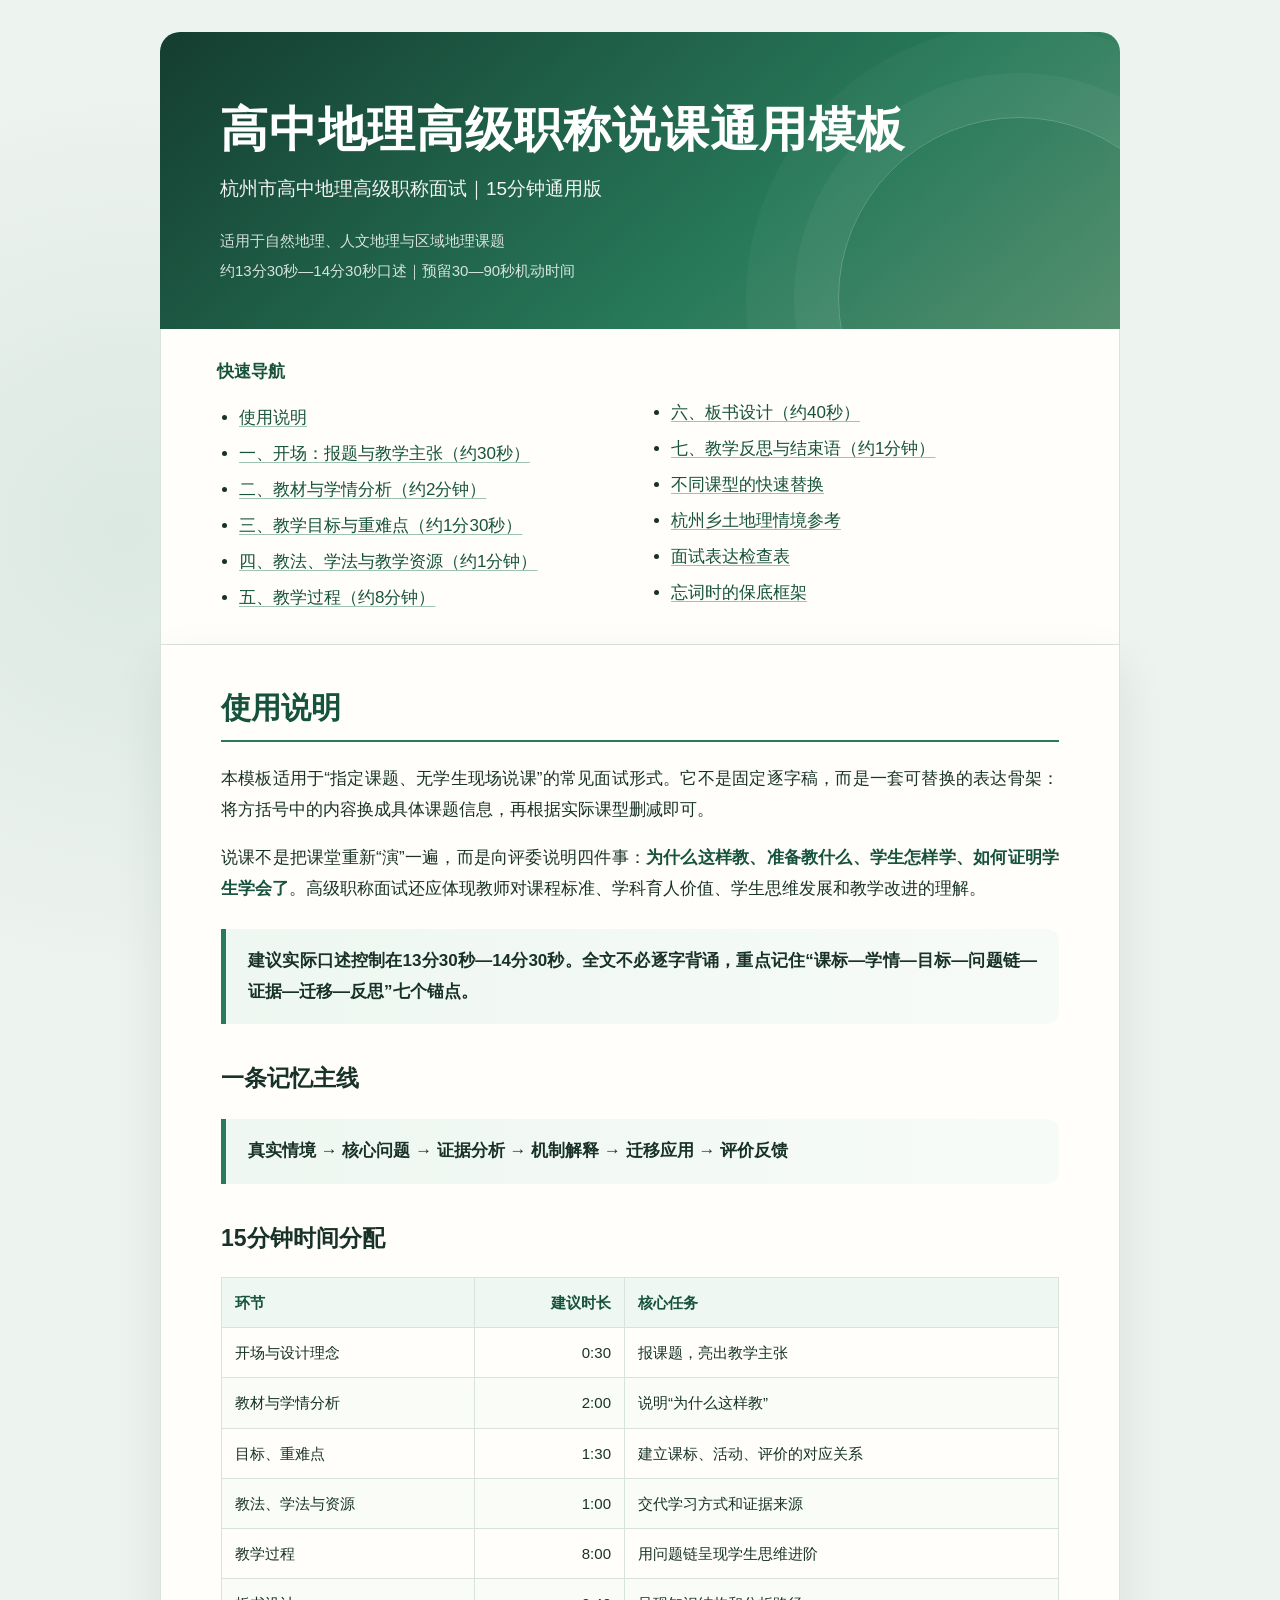
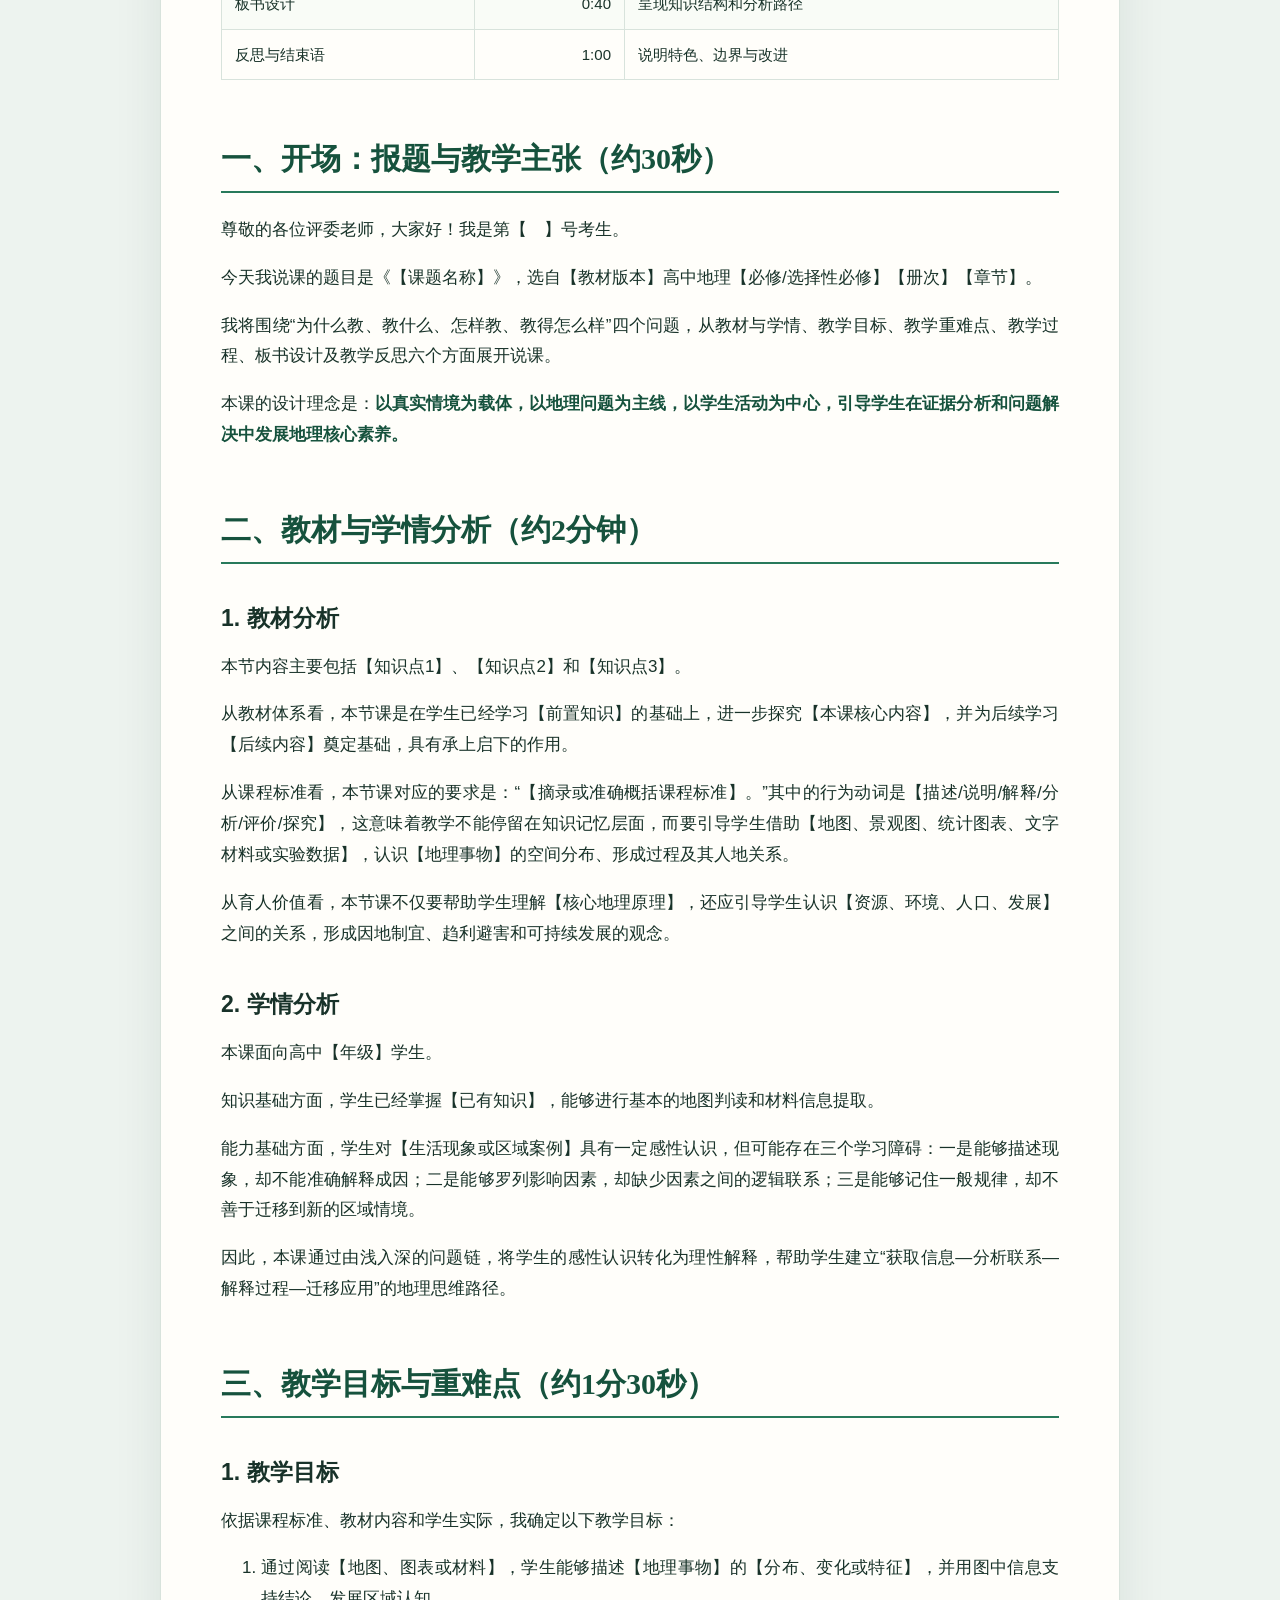
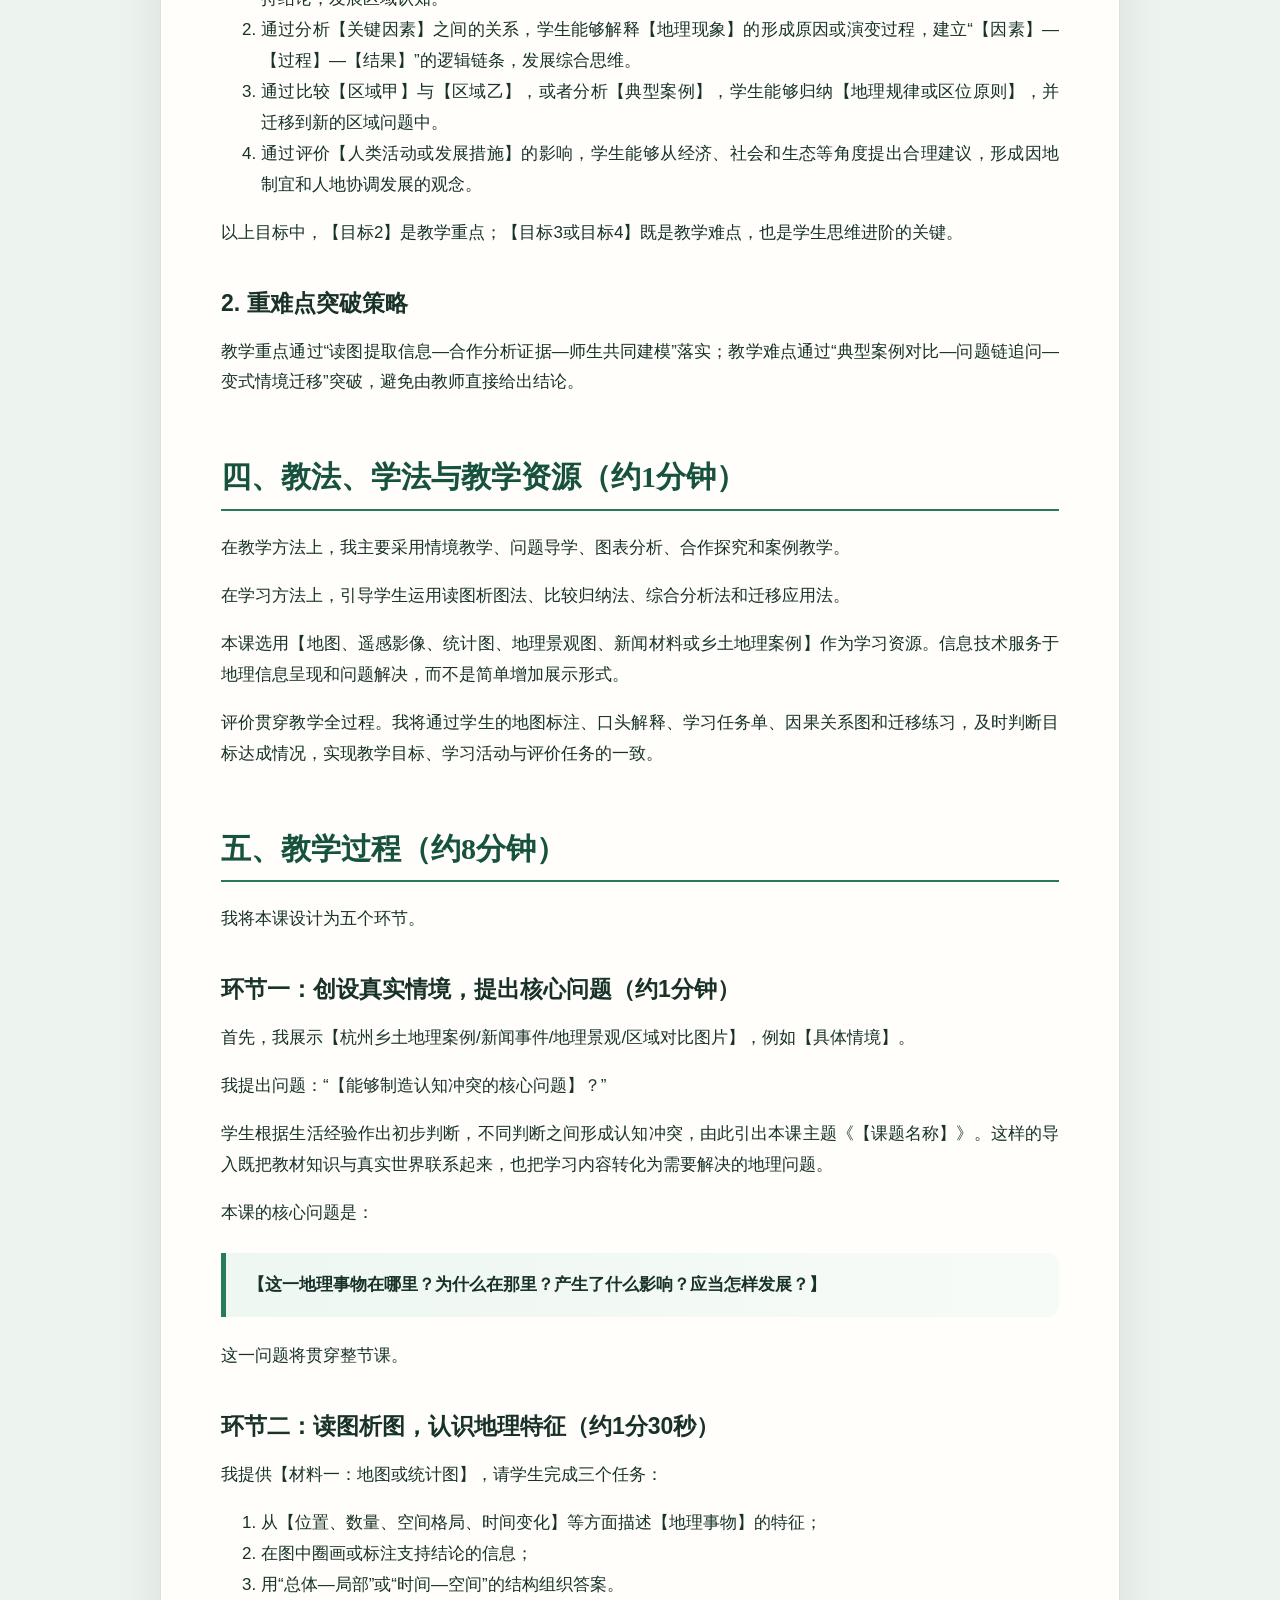
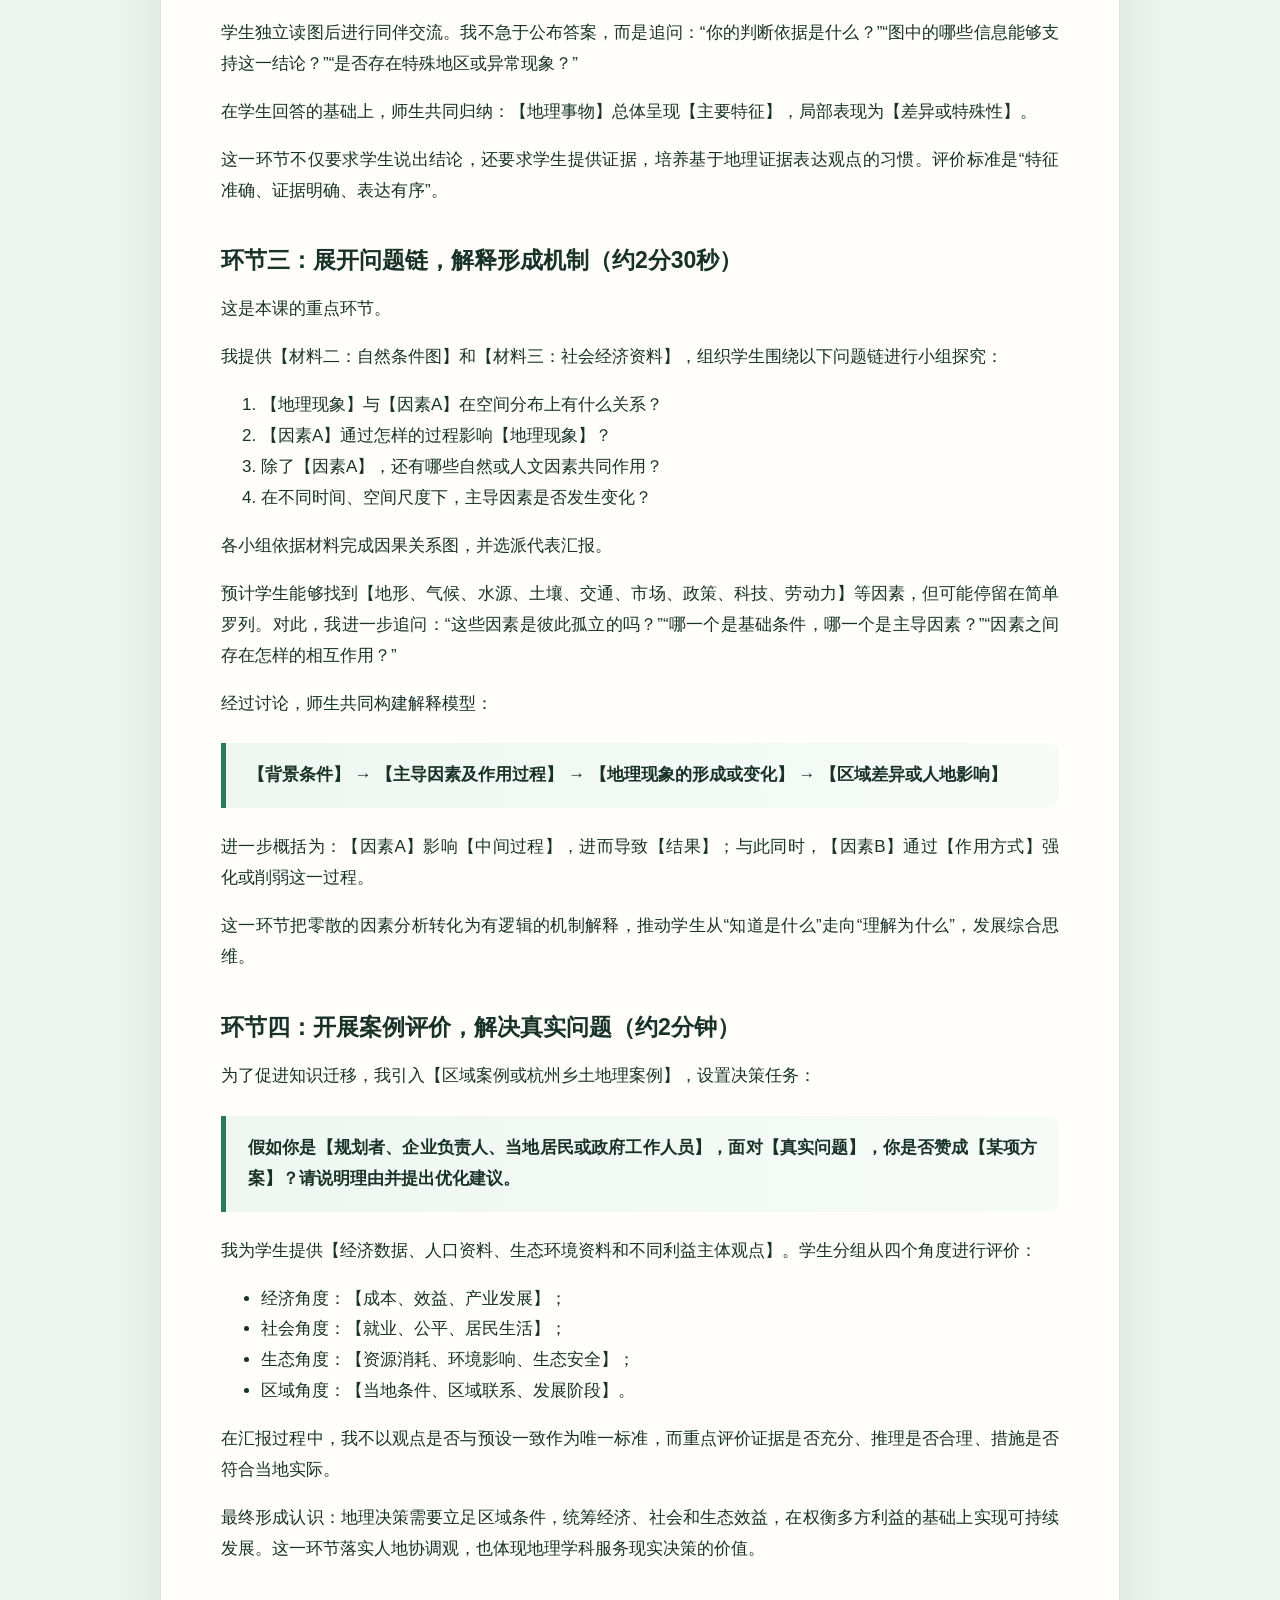
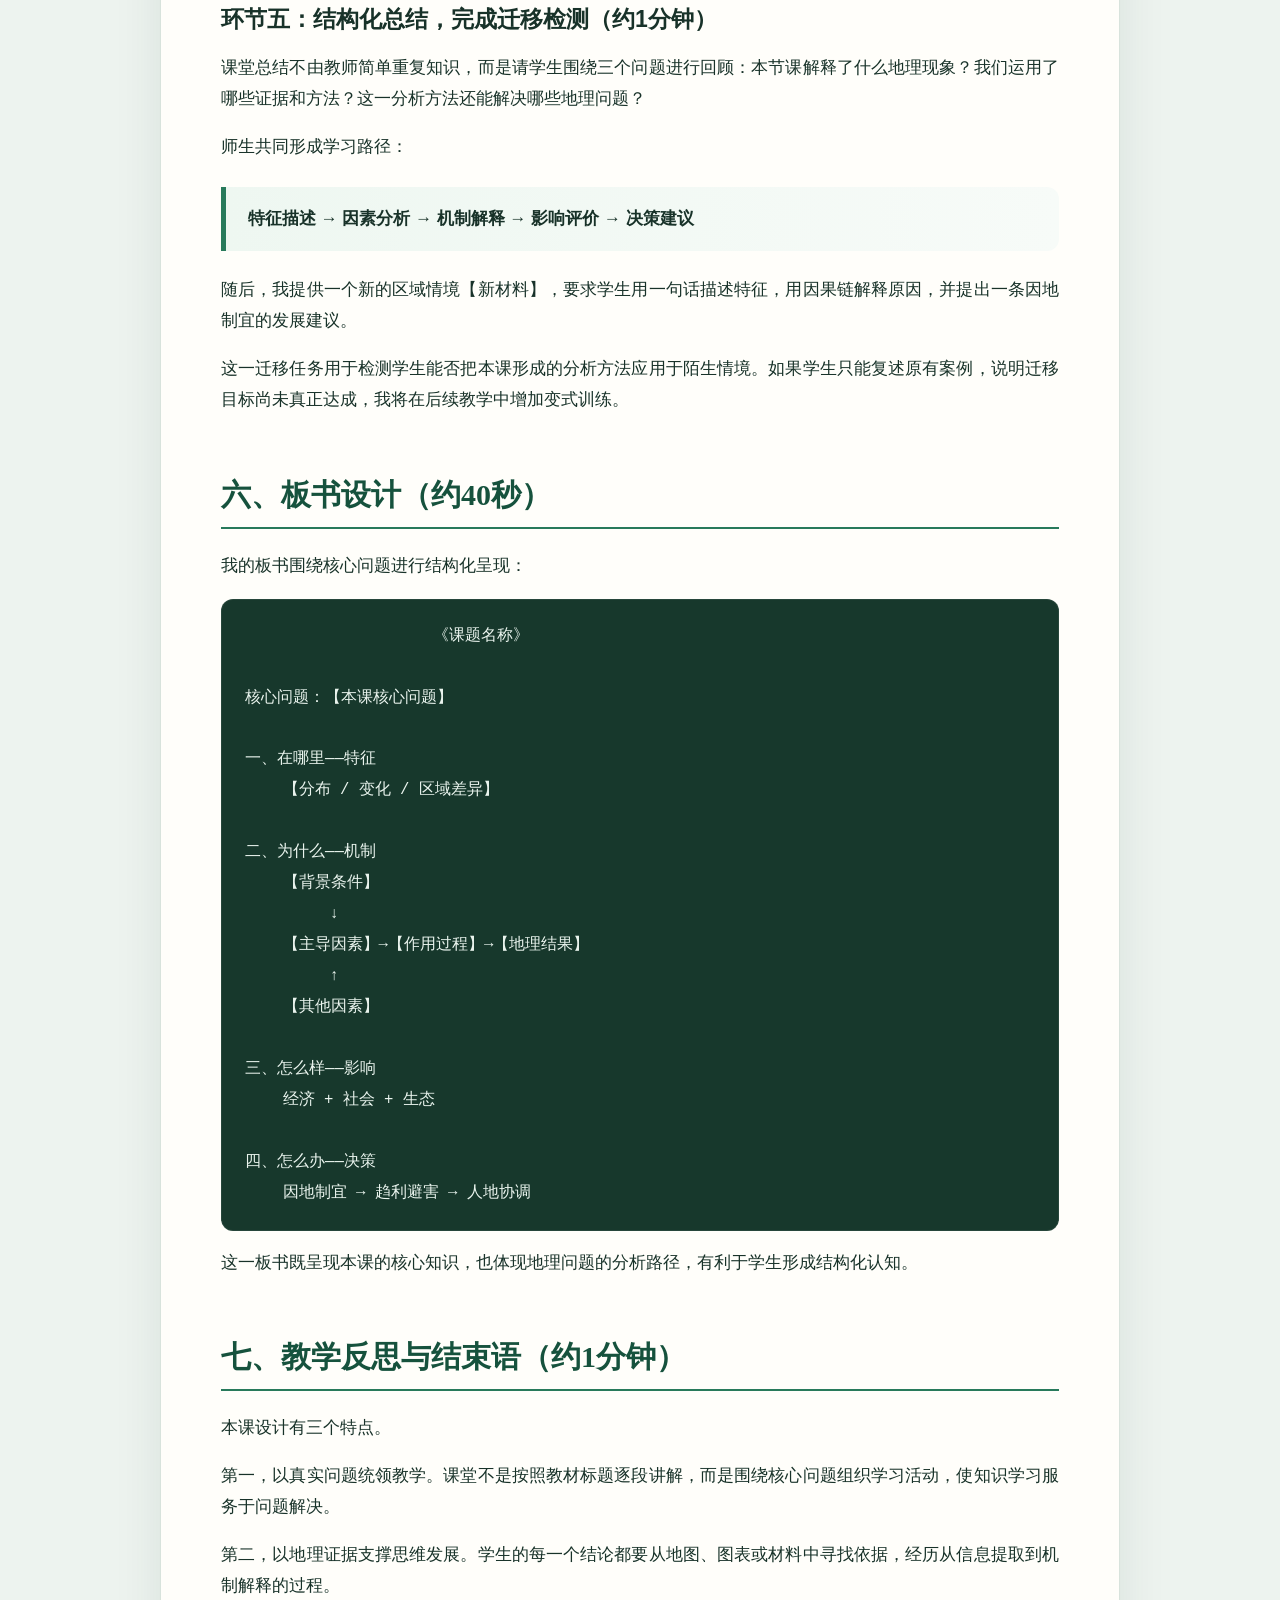
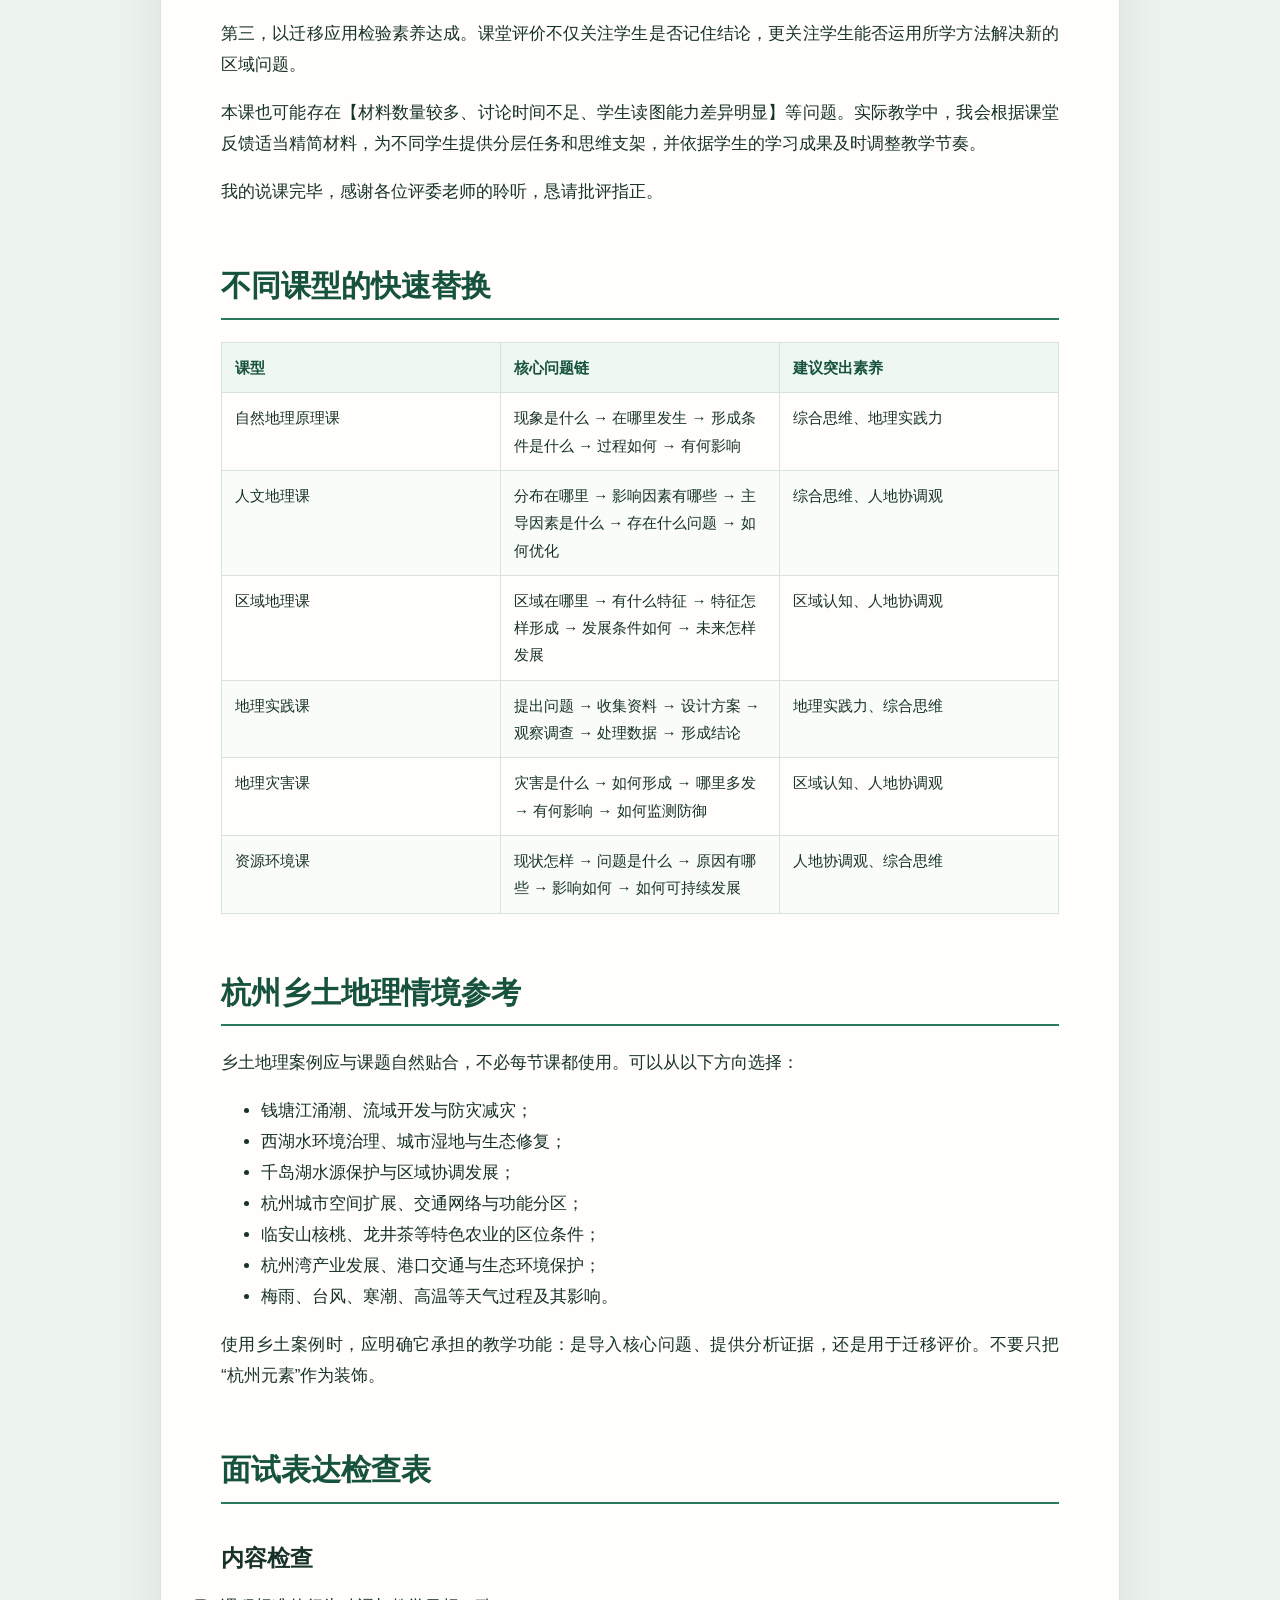
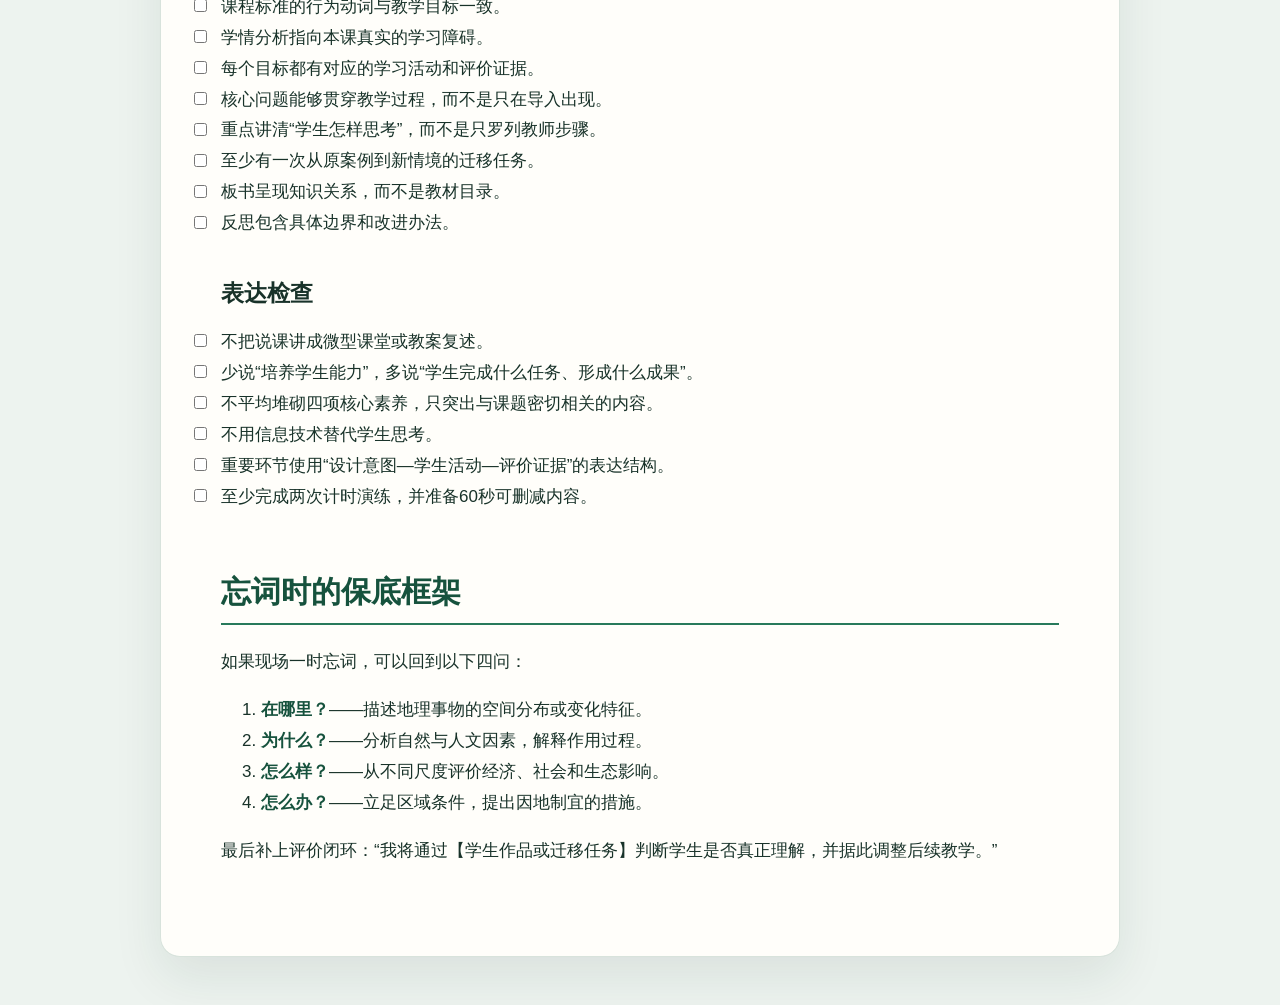
<file: lesson-template.html>
<!DOCTYPE html>
<html xmlns="http://www.w3.org/1999/xhtml" lang="zh-CN" xml:lang="zh-CN">
<head>
  <meta charset="utf-8" />
  <meta name="generator" content="pandoc" />
  <meta name="viewport" content="width=device-width, initial-scale=1.0, user-scalable=yes" />
  <meta name="author" content="适用于自然地理、人文地理与区域地理课题" />
  <title>高中地理高级职称说课通用模板</title>
  <style>
    /* Default styles provided by pandoc.
    ** See https://pandoc.org/MANUAL.html#variables-for-html for config info.
    */
    span.smallcaps{font-variant: small-caps;}
    div.columns{display: flex; gap: min(4vw, 1.5em);}
    div.column{flex: auto; overflow-x: auto;}
    div.hanging-indent{margin-left: 1.5em; text-indent: -1.5em;}
    /* The extra [class] is a hack that increases specificity enough to
       override a similar rule in reveal.js */
    ul.task-list[class]{list-style: none;}
    ul.task-list li input[type="checkbox"] {
      font-size: inherit;
      width: 0.8em;
      margin: 0 0.8em 0.2em -1.6em;
      vertical-align: middle;
    }
    .display.math{display: block; text-align: center; margin: 0.5rem auto;}
  </style>
  <link rel="stylesheet" href="lesson-template.css" />
</head>
<body>
<header id="title-block-header">
<h1 class="title">高中地理高级职称说课通用模板</h1>
<p class="subtitle">杭州市高中地理高级职称面试｜15分钟通用版</p>
<p class="author">适用于自然地理、人文地理与区域地理课题</p>
<p class="date">约13分30秒—14分30秒口述｜预留30—90秒机动时间</p>
</header>
<nav id="TOC" role="doc-toc">
<ul>
<li><a href="#使用说明" id="toc-使用说明">使用说明</a></li>
<li><a href="#一开场报题与教学主张约30秒"
id="toc-一开场报题与教学主张约30秒">一、开场：报题与教学主张（约30秒）</a></li>
<li><a href="#二教材与学情分析约2分钟"
id="toc-二教材与学情分析约2分钟">二、教材与学情分析（约2分钟）</a></li>
<li><a href="#三教学目标与重难点约1分30秒"
id="toc-三教学目标与重难点约1分30秒">三、教学目标与重难点（约1分30秒）</a></li>
<li><a href="#四教法学法与教学资源约1分钟"
id="toc-四教法学法与教学资源约1分钟">四、教法、学法与教学资源（约1分钟）</a></li>
<li><a href="#五教学过程约8分钟"
id="toc-五教学过程约8分钟">五、教学过程（约8分钟）</a></li>
<li><a href="#六板书设计约40秒"
id="toc-六板书设计约40秒">六、板书设计（约40秒）</a></li>
<li><a href="#七教学反思与结束语约1分钟"
id="toc-七教学反思与结束语约1分钟">七、教学反思与结束语（约1分钟）</a></li>
<li><a href="#不同课型的快速替换"
id="toc-不同课型的快速替换">不同课型的快速替换</a></li>
<li><a href="#杭州乡土地理情境参考"
id="toc-杭州乡土地理情境参考">杭州乡土地理情境参考</a></li>
<li><a href="#面试表达检查表"
id="toc-面试表达检查表">面试表达检查表</a></li>
<li><a href="#忘词时的保底框架"
id="toc-忘词时的保底框架">忘词时的保底框架</a></li>
</ul>
</nav>
<main>
<h1 id="使用说明">使用说明</h1>
<p>本模板适用于“指定课题、无学生现场说课”的常见面试形式。它不是固定逐字稿，而是一套可替换的表达骨架：将方括号中的内容换成具体课题信息，再根据实际课型删减即可。</p>
<p>说课不是把课堂重新“演”一遍，而是向评委说明四件事：<strong>为什么这样教、准备教什么、学生怎样学、如何证明学生学会了</strong>。高级职称面试还应体现教师对课程标准、学科育人价值、学生思维发展和教学改进的理解。</p>
<blockquote>
<p>建议实际口述控制在13分30秒—14分30秒。全文不必逐字背诵，重点记住“课标—学情—目标—问题链—证据—迁移—反思”七个锚点。</p>
</blockquote>
<h2 id="一条记忆主线">一条记忆主线</h2>
<blockquote>
<p>真实情境 → 核心问题 → 证据分析 → 机制解释 → 迁移应用 → 评价反馈</p>
</blockquote>
<h2 id="分钟时间分配">15分钟时间分配</h2>
<table>
<thead>
<tr>
<th>环节</th>
<th style="text-align: right;">建议时长</th>
<th>核心任务</th>
</tr>
</thead>
<tbody>
<tr>
<td>开场与设计理念</td>
<td style="text-align: right;">0:30</td>
<td>报课题，亮出教学主张</td>
</tr>
<tr>
<td>教材与学情分析</td>
<td style="text-align: right;">2:00</td>
<td>说明“为什么这样教”</td>
</tr>
<tr>
<td>目标、重难点</td>
<td style="text-align: right;">1:30</td>
<td>建立课标、活动、评价的对应关系</td>
</tr>
<tr>
<td>教法、学法与资源</td>
<td style="text-align: right;">1:00</td>
<td>交代学习方式和证据来源</td>
</tr>
<tr>
<td>教学过程</td>
<td style="text-align: right;">8:00</td>
<td>用问题链呈现学生思维进阶</td>
</tr>
<tr>
<td>板书设计</td>
<td style="text-align: right;">0:40</td>
<td>呈现知识结构和分析路径</td>
</tr>
<tr>
<td>反思与结束语</td>
<td style="text-align: right;">1:00</td>
<td>说明特色、边界与改进</td>
</tr>
</tbody>
</table>
<h1
id="一开场报题与教学主张约30秒">一、开场：报题与教学主张（约30秒）</h1>
<p>尊敬的各位评委老师，大家好！我是第【　】号考生。</p>
<p>今天我说课的题目是《【课题名称】》，选自【教材版本】高中地理【必修/选择性必修】【册次】【章节】。</p>
<p>我将围绕“为什么教、教什么、怎样教、教得怎么样”四个问题，从教材与学情、教学目标、教学重难点、教学过程、板书设计及教学反思六个方面展开说课。</p>
<p>本课的设计理念是：<strong>以真实情境为载体，以地理问题为主线，以学生活动为中心，引导学生在证据分析和问题解决中发展地理核心素养。</strong></p>
<h1 id="二教材与学情分析约2分钟">二、教材与学情分析（约2分钟）</h1>
<h2 id="教材分析">1. 教材分析</h2>
<p>本节内容主要包括【知识点1】、【知识点2】和【知识点3】。</p>
<p>从教材体系看，本节课是在学生已经学习【前置知识】的基础上，进一步探究【本课核心内容】，并为后续学习【后续内容】奠定基础，具有承上启下的作用。</p>
<p>从课程标准看，本节课对应的要求是：“【摘录或准确概括课程标准】。”其中的行为动词是【描述/说明/解释/分析/评价/探究】，这意味着教学不能停留在知识记忆层面，而要引导学生借助【地图、景观图、统计图表、文字材料或实验数据】，认识【地理事物】的空间分布、形成过程及其人地关系。</p>
<p>从育人价值看，本节课不仅要帮助学生理解【核心地理原理】，还应引导学生认识【资源、环境、人口、发展】之间的关系，形成因地制宜、趋利避害和可持续发展的观念。</p>
<h2 id="学情分析">2. 学情分析</h2>
<p>本课面向高中【年级】学生。</p>
<p>知识基础方面，学生已经掌握【已有知识】，能够进行基本的地图判读和材料信息提取。</p>
<p>能力基础方面，学生对【生活现象或区域案例】具有一定感性认识，但可能存在三个学习障碍：一是能够描述现象，却不能准确解释成因；二是能够罗列影响因素，却缺少因素之间的逻辑联系；三是能够记住一般规律，却不善于迁移到新的区域情境。</p>
<p>因此，本课通过由浅入深的问题链，将学生的感性认识转化为理性解释，帮助学生建立“获取信息—分析联系—解释过程—迁移应用”的地理思维路径。</p>
<h1
id="三教学目标与重难点约1分30秒">三、教学目标与重难点（约1分30秒）</h1>
<h2 id="教学目标">1. 教学目标</h2>
<p>依据课程标准、教材内容和学生实际，我确定以下教学目标：</p>
<ol type="1">
<li>通过阅读【地图、图表或材料】，学生能够描述【地理事物】的【分布、变化或特征】，并用图中信息支持结论，发展区域认知。</li>
<li>通过分析【关键因素】之间的关系，学生能够解释【地理现象】的形成原因或演变过程，建立“【因素】—【过程】—【结果】”的逻辑链条，发展综合思维。</li>
<li>通过比较【区域甲】与【区域乙】，或者分析【典型案例】，学生能够归纳【地理规律或区位原则】，并迁移到新的区域问题中。</li>
<li>通过评价【人类活动或发展措施】的影响，学生能够从经济、社会和生态等角度提出合理建议，形成因地制宜和人地协调发展的观念。</li>
</ol>
<p>以上目标中，【目标2】是教学重点；【目标3或目标4】既是教学难点，也是学生思维进阶的关键。</p>
<h2 id="重难点突破策略">2. 重难点突破策略</h2>
<p>教学重点通过“读图提取信息—合作分析证据—师生共同建模”落实；教学难点通过“典型案例对比—问题链追问—变式情境迁移”突破，避免由教师直接给出结论。</p>
<h1
id="四教法学法与教学资源约1分钟">四、教法、学法与教学资源（约1分钟）</h1>
<p>在教学方法上，我主要采用情境教学、问题导学、图表分析、合作探究和案例教学。</p>
<p>在学习方法上，引导学生运用读图析图法、比较归纳法、综合分析法和迁移应用法。</p>
<p>本课选用【地图、遥感影像、统计图、地理景观图、新闻材料或乡土地理案例】作为学习资源。信息技术服务于地理信息呈现和问题解决，而不是简单增加展示形式。</p>
<p>评价贯穿教学全过程。我将通过学生的地图标注、口头解释、学习任务单、因果关系图和迁移练习，及时判断目标达成情况，实现教学目标、学习活动与评价任务的一致。</p>
<h1 id="五教学过程约8分钟">五、教学过程（约8分钟）</h1>
<p>我将本课设计为五个环节。</p>
<h2
id="环节一创设真实情境提出核心问题约1分钟">环节一：创设真实情境，提出核心问题（约1分钟）</h2>
<p>首先，我展示【杭州乡土地理案例/新闻事件/地理景观/区域对比图片】，例如【具体情境】。</p>
<p>我提出问题：“【能够制造认知冲突的核心问题】？”</p>
<p>学生根据生活经验作出初步判断，不同判断之间形成认知冲突，由此引出本课主题《【课题名称】》。这样的导入既把教材知识与真实世界联系起来，也把学习内容转化为需要解决的地理问题。</p>
<p>本课的核心问题是：</p>
<blockquote>
<p>【这一地理事物在哪里？为什么在那里？产生了什么影响？应当怎样发展？】</p>
</blockquote>
<p>这一问题将贯穿整节课。</p>
<h2
id="环节二读图析图认识地理特征约1分30秒">环节二：读图析图，认识地理特征（约1分30秒）</h2>
<p>我提供【材料一：地图或统计图】，请学生完成三个任务：</p>
<ol type="1">
<li>从【位置、数量、空间格局、时间变化】等方面描述【地理事物】的特征；</li>
<li>在图中圈画或标注支持结论的信息；</li>
<li>用“总体—局部”或“时间—空间”的结构组织答案。</li>
</ol>
<p>学生独立读图后进行同伴交流。我不急于公布答案，而是追问：“你的判断依据是什么？”“图中的哪些信息能够支持这一结论？”“是否存在特殊地区或异常现象？”</p>
<p>在学生回答的基础上，师生共同归纳：【地理事物】总体呈现【主要特征】，局部表现为【差异或特殊性】。</p>
<p>这一环节不仅要求学生说出结论，还要求学生提供证据，培养基于地理证据表达观点的习惯。评价标准是“特征准确、证据明确、表达有序”。</p>
<h2
id="环节三展开问题链解释形成机制约2分30秒">环节三：展开问题链，解释形成机制（约2分30秒）</h2>
<p>这是本课的重点环节。</p>
<p>我提供【材料二：自然条件图】和【材料三：社会经济资料】，组织学生围绕以下问题链进行小组探究：</p>
<ol type="1">
<li>【地理现象】与【因素A】在空间分布上有什么关系？</li>
<li>【因素A】通过怎样的过程影响【地理现象】？</li>
<li>除了【因素A】，还有哪些自然或人文因素共同作用？</li>
<li>在不同时间、空间尺度下，主导因素是否发生变化？</li>
</ol>
<p>各小组依据材料完成因果关系图，并选派代表汇报。</p>
<p>预计学生能够找到【地形、气候、水源、土壤、交通、市场、政策、科技、劳动力】等因素，但可能停留在简单罗列。对此，我进一步追问：“这些因素是彼此孤立的吗？”“哪一个是基础条件，哪一个是主导因素？”“因素之间存在怎样的相互作用？”</p>
<p>经过讨论，师生共同构建解释模型：</p>
<blockquote>
<p>【背景条件】 → 【主导因素及作用过程】 → 【地理现象的形成或变化】 →
【区域差异或人地影响】</p>
</blockquote>
<p>进一步概括为：【因素A】影响【中间过程】，进而导致【结果】；与此同时，【因素B】通过【作用方式】强化或削弱这一过程。</p>
<p>这一环节把零散的因素分析转化为有逻辑的机制解释，推动学生从“知道是什么”走向“理解为什么”，发展综合思维。</p>
<h2
id="环节四开展案例评价解决真实问题约2分钟">环节四：开展案例评价，解决真实问题（约2分钟）</h2>
<p>为了促进知识迁移，我引入【区域案例或杭州乡土地理案例】，设置决策任务：</p>
<blockquote>
<p>假如你是【规划者、企业负责人、当地居民或政府工作人员】，面对【真实问题】，你是否赞成【某项方案】？请说明理由并提出优化建议。</p>
</blockquote>
<p>我为学生提供【经济数据、人口资料、生态环境资料和不同利益主体观点】。学生分组从四个角度进行评价：</p>
<ul>
<li>经济角度：【成本、效益、产业发展】；</li>
<li>社会角度：【就业、公平、居民生活】；</li>
<li>生态角度：【资源消耗、环境影响、生态安全】；</li>
<li>区域角度：【当地条件、区域联系、发展阶段】。</li>
</ul>
<p>在汇报过程中，我不以观点是否与预设一致作为唯一标准，而重点评价证据是否充分、推理是否合理、措施是否符合当地实际。</p>
<p>最终形成认识：地理决策需要立足区域条件，统筹经济、社会和生态效益，在权衡多方利益的基础上实现可持续发展。这一环节落实人地协调观，也体现地理学科服务现实决策的价值。</p>
<h2
id="环节五结构化总结完成迁移检测约1分钟">环节五：结构化总结，完成迁移检测（约1分钟）</h2>
<p>课堂总结不由教师简单重复知识，而是请学生围绕三个问题进行回顾：本节课解释了什么地理现象？我们运用了哪些证据和方法？这一分析方法还能解决哪些地理问题？</p>
<p>师生共同形成学习路径：</p>
<blockquote>
<p>特征描述 → 因素分析 → 机制解释 → 影响评价 → 决策建议</p>
</blockquote>
<p>随后，我提供一个新的区域情境【新材料】，要求学生用一句话描述特征，用因果链解释原因，并提出一条因地制宜的发展建议。</p>
<p>这一迁移任务用于检测学生能否把本课形成的分析方法应用于陌生情境。如果学生只能复述原有案例，说明迁移目标尚未真正达成，我将在后续教学中增加变式训练。</p>
<h1 id="六板书设计约40秒">六、板书设计（约40秒）</h1>
<p>我的板书围绕核心问题进行结构化呈现：</p>
<pre class="text"><code>                    《课题名称》

核心问题：【本课核心问题】

一、在哪里——特征
    【分布 / 变化 / 区域差异】

二、为什么——机制
    【背景条件】
         ↓
    【主导因素】→【作用过程】→【地理结果】
         ↑
    【其他因素】

三、怎么样——影响
    经济 + 社会 + 生态

四、怎么办——决策
    因地制宜 → 趋利避害 → 人地协调</code></pre>
<p>这一板书既呈现本课的核心知识，也体现地理问题的分析路径，有利于学生形成结构化认知。</p>
<h1 id="七教学反思与结束语约1分钟">七、教学反思与结束语（约1分钟）</h1>
<p>本课设计有三个特点。</p>
<p>第一，以真实问题统领教学。课堂不是按照教材标题逐段讲解，而是围绕核心问题组织学习活动，使知识学习服务于问题解决。</p>
<p>第二，以地理证据支撑思维发展。学生的每一个结论都要从地图、图表或材料中寻找依据，经历从信息提取到机制解释的过程。</p>
<p>第三，以迁移应用检验素养达成。课堂评价不仅关注学生是否记住结论，更关注学生能否运用所学方法解决新的区域问题。</p>
<p>本课也可能存在【材料数量较多、讨论时间不足、学生读图能力差异明显】等问题。实际教学中，我会根据课堂反馈适当精简材料，为不同学生提供分层任务和思维支架，并依据学生的学习成果及时调整教学节奏。</p>
<p>我的说课完毕，感谢各位评委老师的聆听，恳请批评指正。</p>
<h1 id="不同课型的快速替换">不同课型的快速替换</h1>
<table>
<colgroup>
<col style="width: 33%" />
<col style="width: 33%" />
<col style="width: 33%" />
</colgroup>
<thead>
<tr>
<th>课型</th>
<th>核心问题链</th>
<th>建议突出素养</th>
</tr>
</thead>
<tbody>
<tr>
<td>自然地理原理课</td>
<td>现象是什么 → 在哪里发生 → 形成条件是什么 → 过程如何 → 有何影响</td>
<td>综合思维、地理实践力</td>
</tr>
<tr>
<td>人文地理课</td>
<td>分布在哪里 → 影响因素有哪些 → 主导因素是什么 → 存在什么问题 →
如何优化</td>
<td>综合思维、人地协调观</td>
</tr>
<tr>
<td>区域地理课</td>
<td>区域在哪里 → 有什么特征 → 特征怎样形成 → 发展条件如何 →
未来怎样发展</td>
<td>区域认知、人地协调观</td>
</tr>
<tr>
<td>地理实践课</td>
<td>提出问题 → 收集资料 → 设计方案 → 观察调查 → 处理数据 → 形成结论</td>
<td>地理实践力、综合思维</td>
</tr>
<tr>
<td>地理灾害课</td>
<td>灾害是什么 → 如何形成 → 哪里多发 → 有何影响 → 如何监测防御</td>
<td>区域认知、人地协调观</td>
</tr>
<tr>
<td>资源环境课</td>
<td>现状怎样 → 问题是什么 → 原因有哪些 → 影响如何 → 如何可持续发展</td>
<td>人地协调观、综合思维</td>
</tr>
</tbody>
</table>
<h1 id="杭州乡土地理情境参考">杭州乡土地理情境参考</h1>
<p>乡土地理案例应与课题自然贴合，不必每节课都使用。可以从以下方向选择：</p>
<ul>
<li>钱塘江涌潮、流域开发与防灾减灾；</li>
<li>西湖水环境治理、城市湿地与生态修复；</li>
<li>千岛湖水源保护与区域协调发展；</li>
<li>杭州城市空间扩展、交通网络与功能分区；</li>
<li>临安山核桃、龙井茶等特色农业的区位条件；</li>
<li>杭州湾产业发展、港口交通与生态环境保护；</li>
<li>梅雨、台风、寒潮、高温等天气过程及其影响。</li>
</ul>
<p>使用乡土案例时，应明确它承担的教学功能：是导入核心问题、提供分析证据，还是用于迁移评价。不要只把“杭州元素”作为装饰。</p>
<h1 id="面试表达检查表">面试表达检查表</h1>
<h2 id="内容检查">内容检查</h2>
<ul class="task-list">
<li><label><input
type="checkbox" />课程标准的行为动词与教学目标一致。</label></li>
<li><label><input
type="checkbox" />学情分析指向本课真实的学习障碍。</label></li>
<li><label><input
type="checkbox" />每个目标都有对应的学习活动和评价证据。</label></li>
<li><label><input
type="checkbox" />核心问题能够贯穿教学过程，而不是只在导入出现。</label></li>
<li><label><input
type="checkbox" />重点讲清“学生怎样思考”，而不是只罗列教师步骤。</label></li>
<li><label><input
type="checkbox" />至少有一次从原案例到新情境的迁移任务。</label></li>
<li><label><input
type="checkbox" />板书呈现知识关系，而不是教材目录。</label></li>
<li><label><input
type="checkbox" />反思包含具体边界和改进办法。</label></li>
</ul>
<h2 id="表达检查">表达检查</h2>
<ul class="task-list">
<li><label><input
type="checkbox" />不把说课讲成微型课堂或教案复述。</label></li>
<li><label><input
type="checkbox" />少说“培养学生能力”，多说“学生完成什么任务、形成什么成果”。</label></li>
<li><label><input
type="checkbox" />不平均堆砌四项核心素养，只突出与课题密切相关的内容。</label></li>
<li><label><input
type="checkbox" />不用信息技术替代学生思考。</label></li>
<li><label><input
type="checkbox" />重要环节使用“设计意图—学生活动—评价证据”的表达结构。</label></li>
<li><label><input
type="checkbox" />至少完成两次计时演练，并准备60秒可删减内容。</label></li>
</ul>
<h1 id="忘词时的保底框架">忘词时的保底框架</h1>
<p>如果现场一时忘词，可以回到以下四问：</p>
<ol type="1">
<li><strong>在哪里？</strong>——描述地理事物的空间分布或变化特征。</li>
<li><strong>为什么？</strong>——分析自然与人文因素，解释作用过程。</li>
<li><strong>怎么样？</strong>——从不同尺度评价经济、社会和生态影响。</li>
<li><strong>怎么办？</strong>——立足区域条件，提出因地制宜的措施。</li>
</ol>
<p>最后补上评价闭环：“我将通过【学生作品或迁移任务】判断学生是否真正理解，并据此调整后续教学。”</p>
</main>
</body>
</html>
</file>
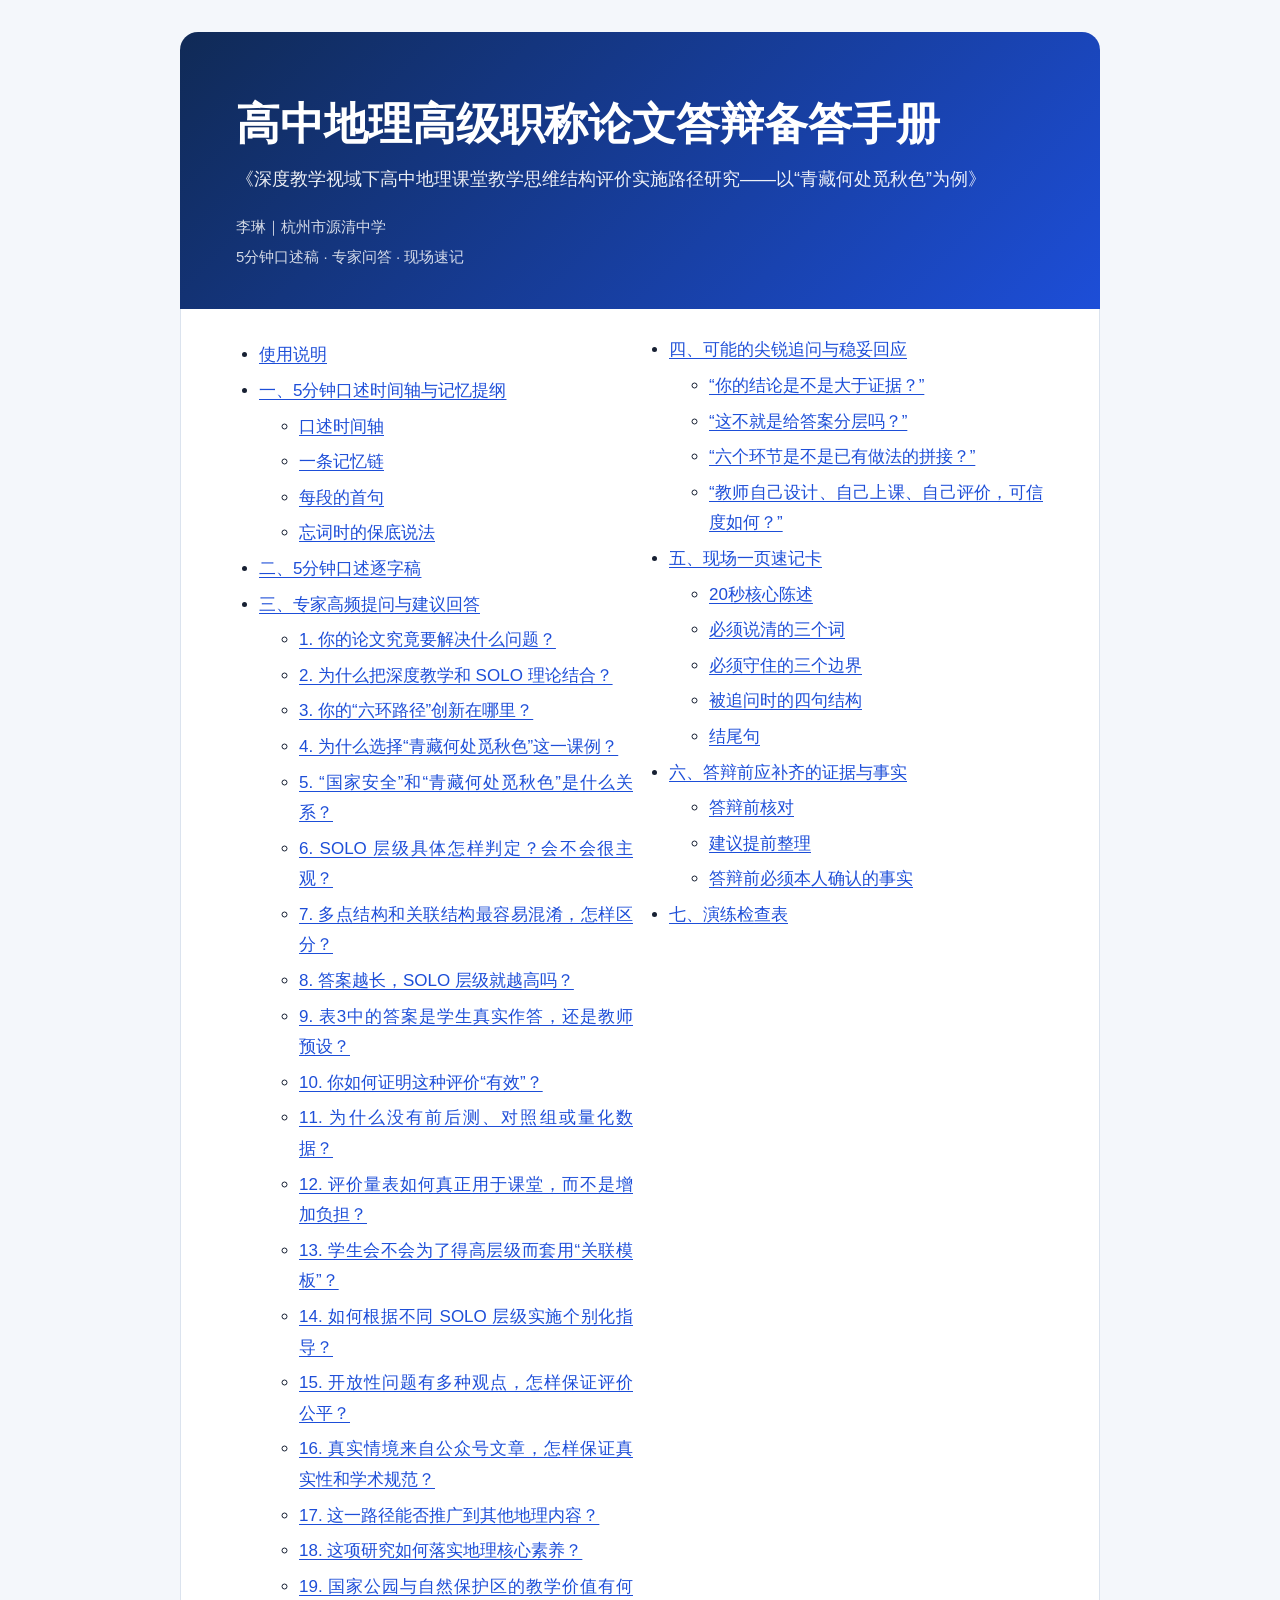
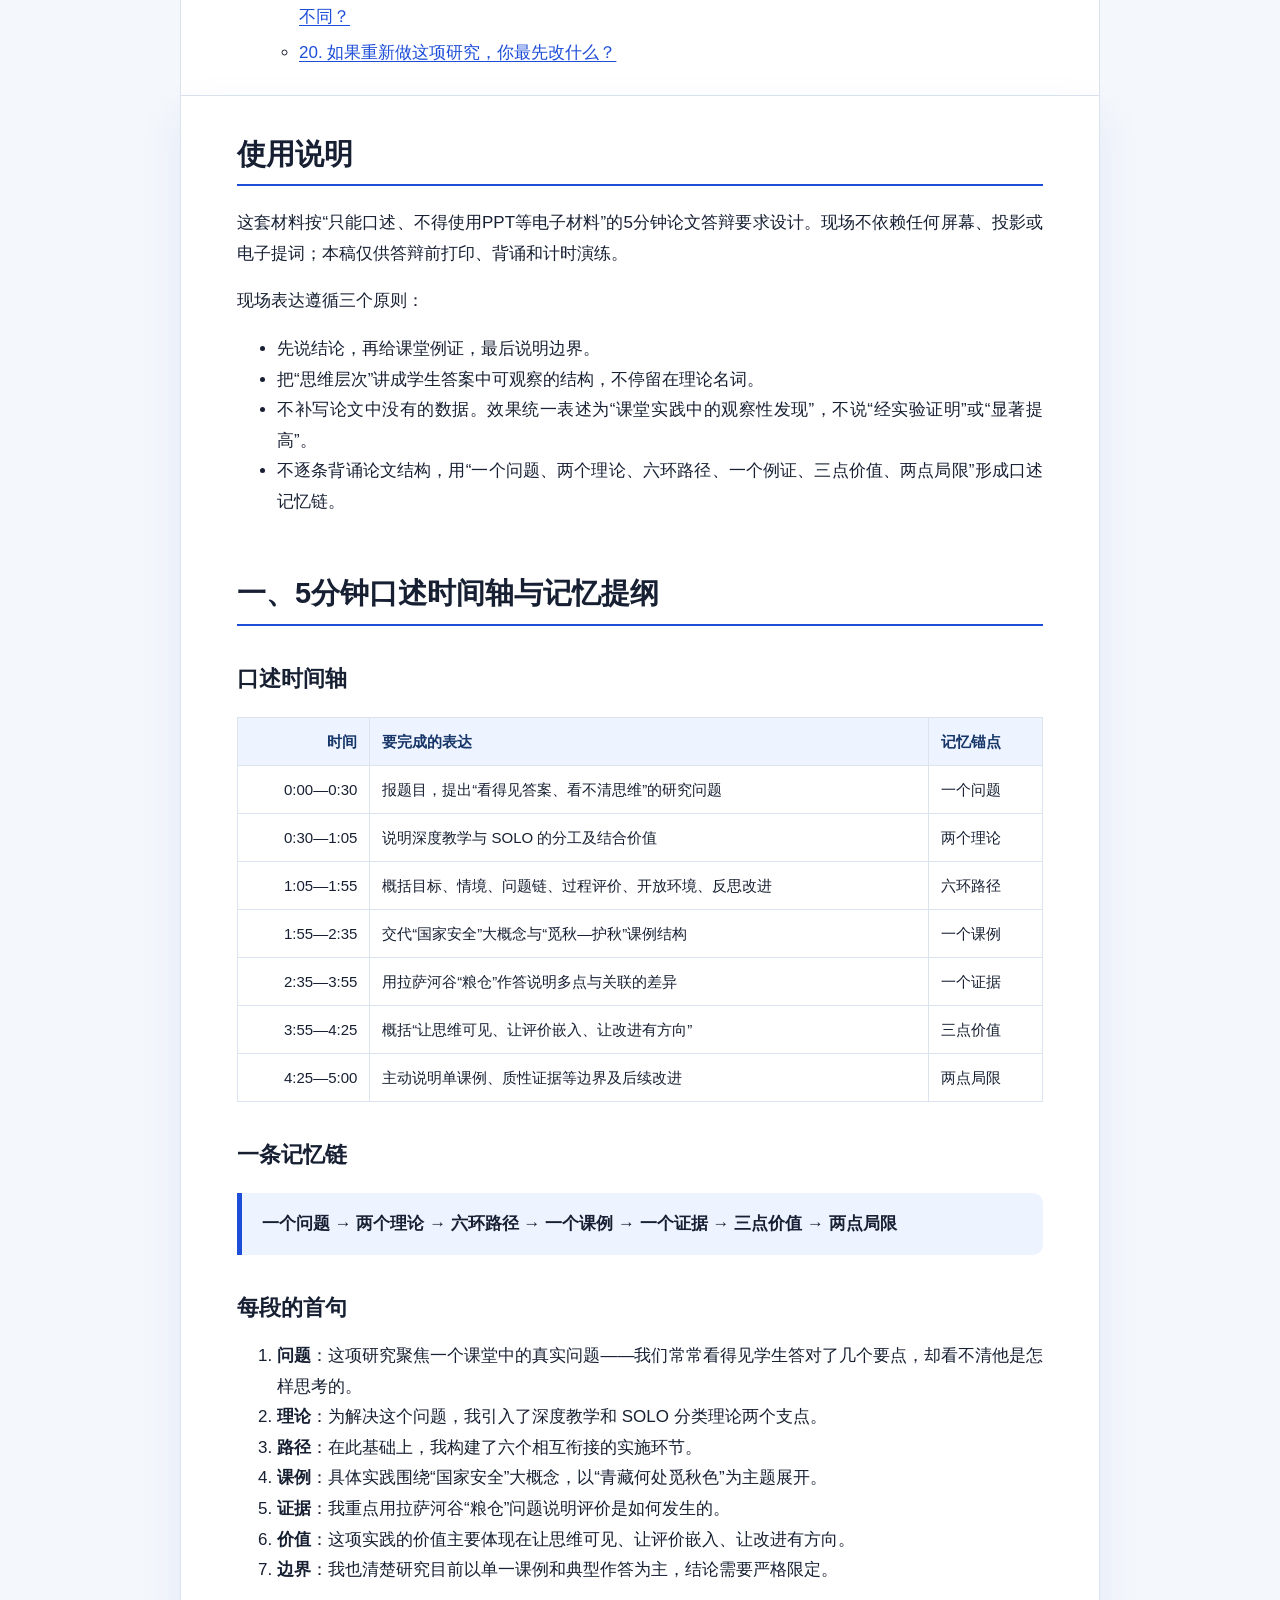
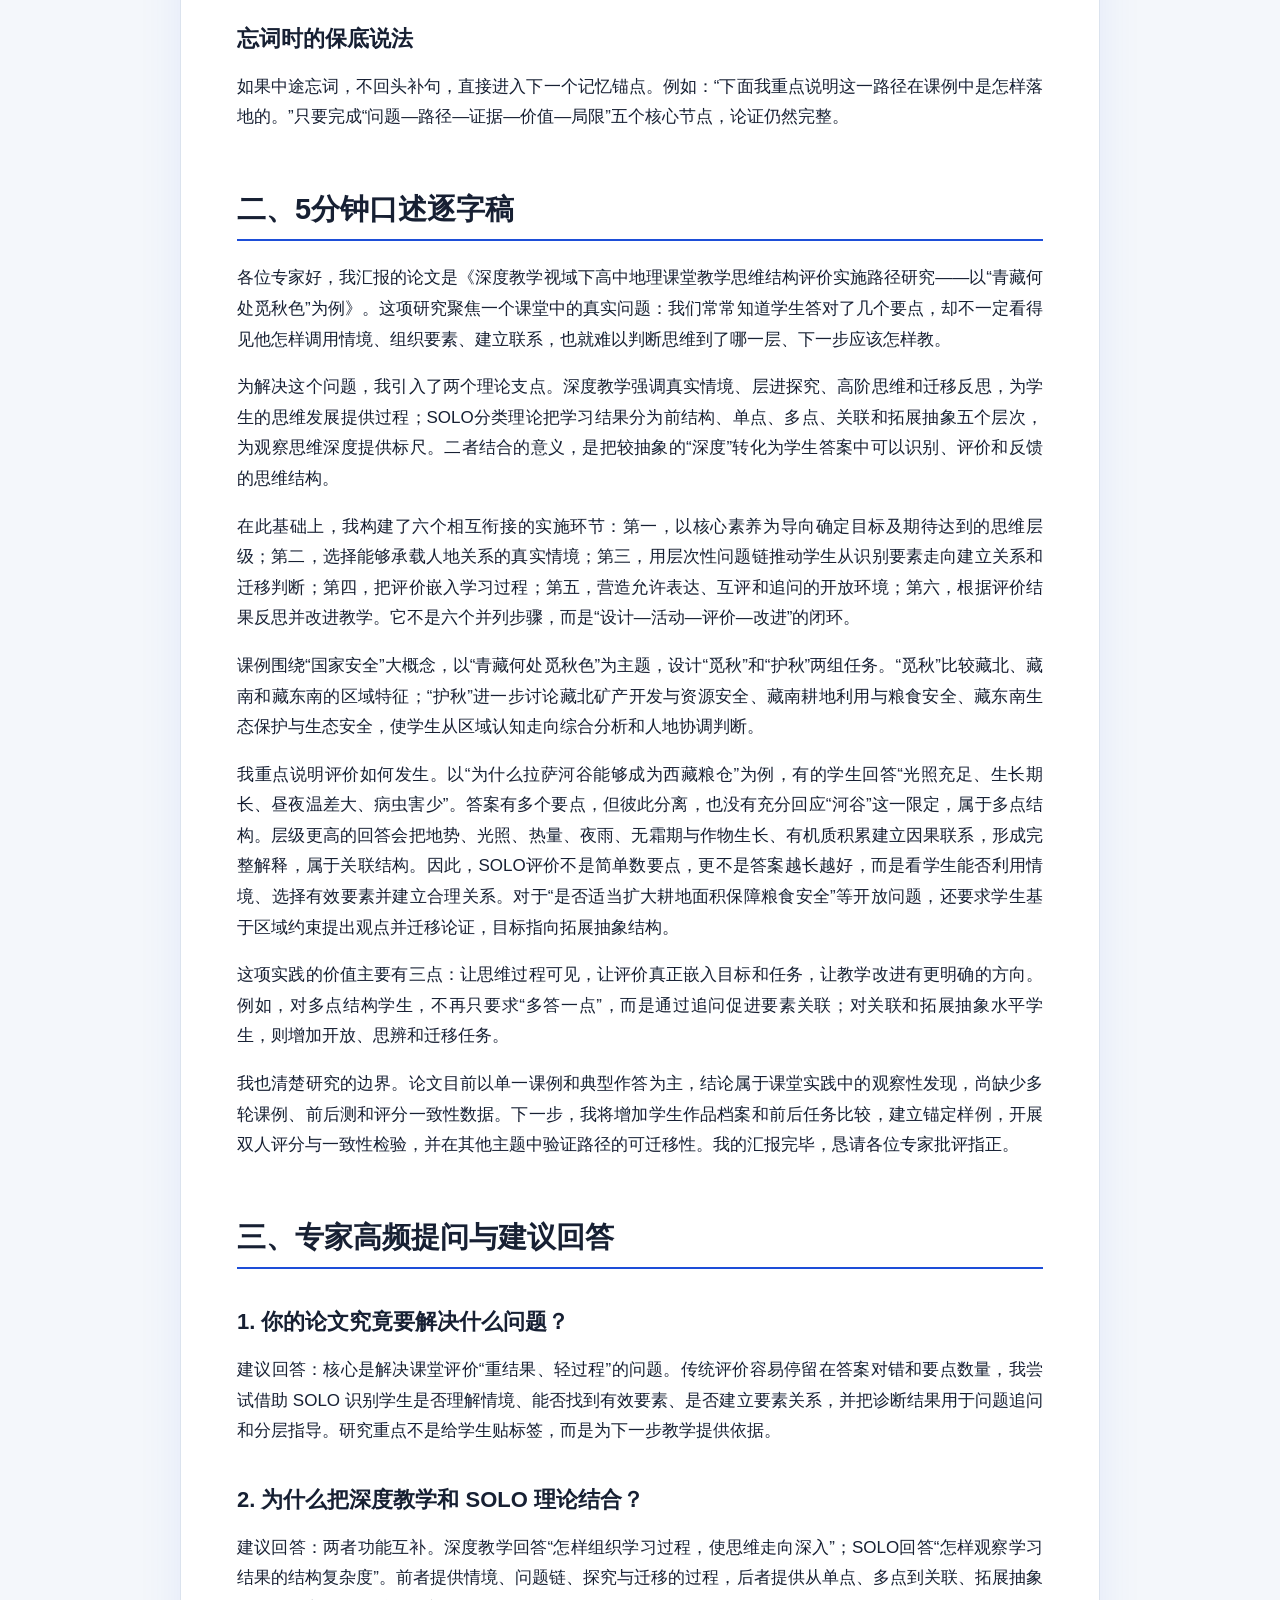
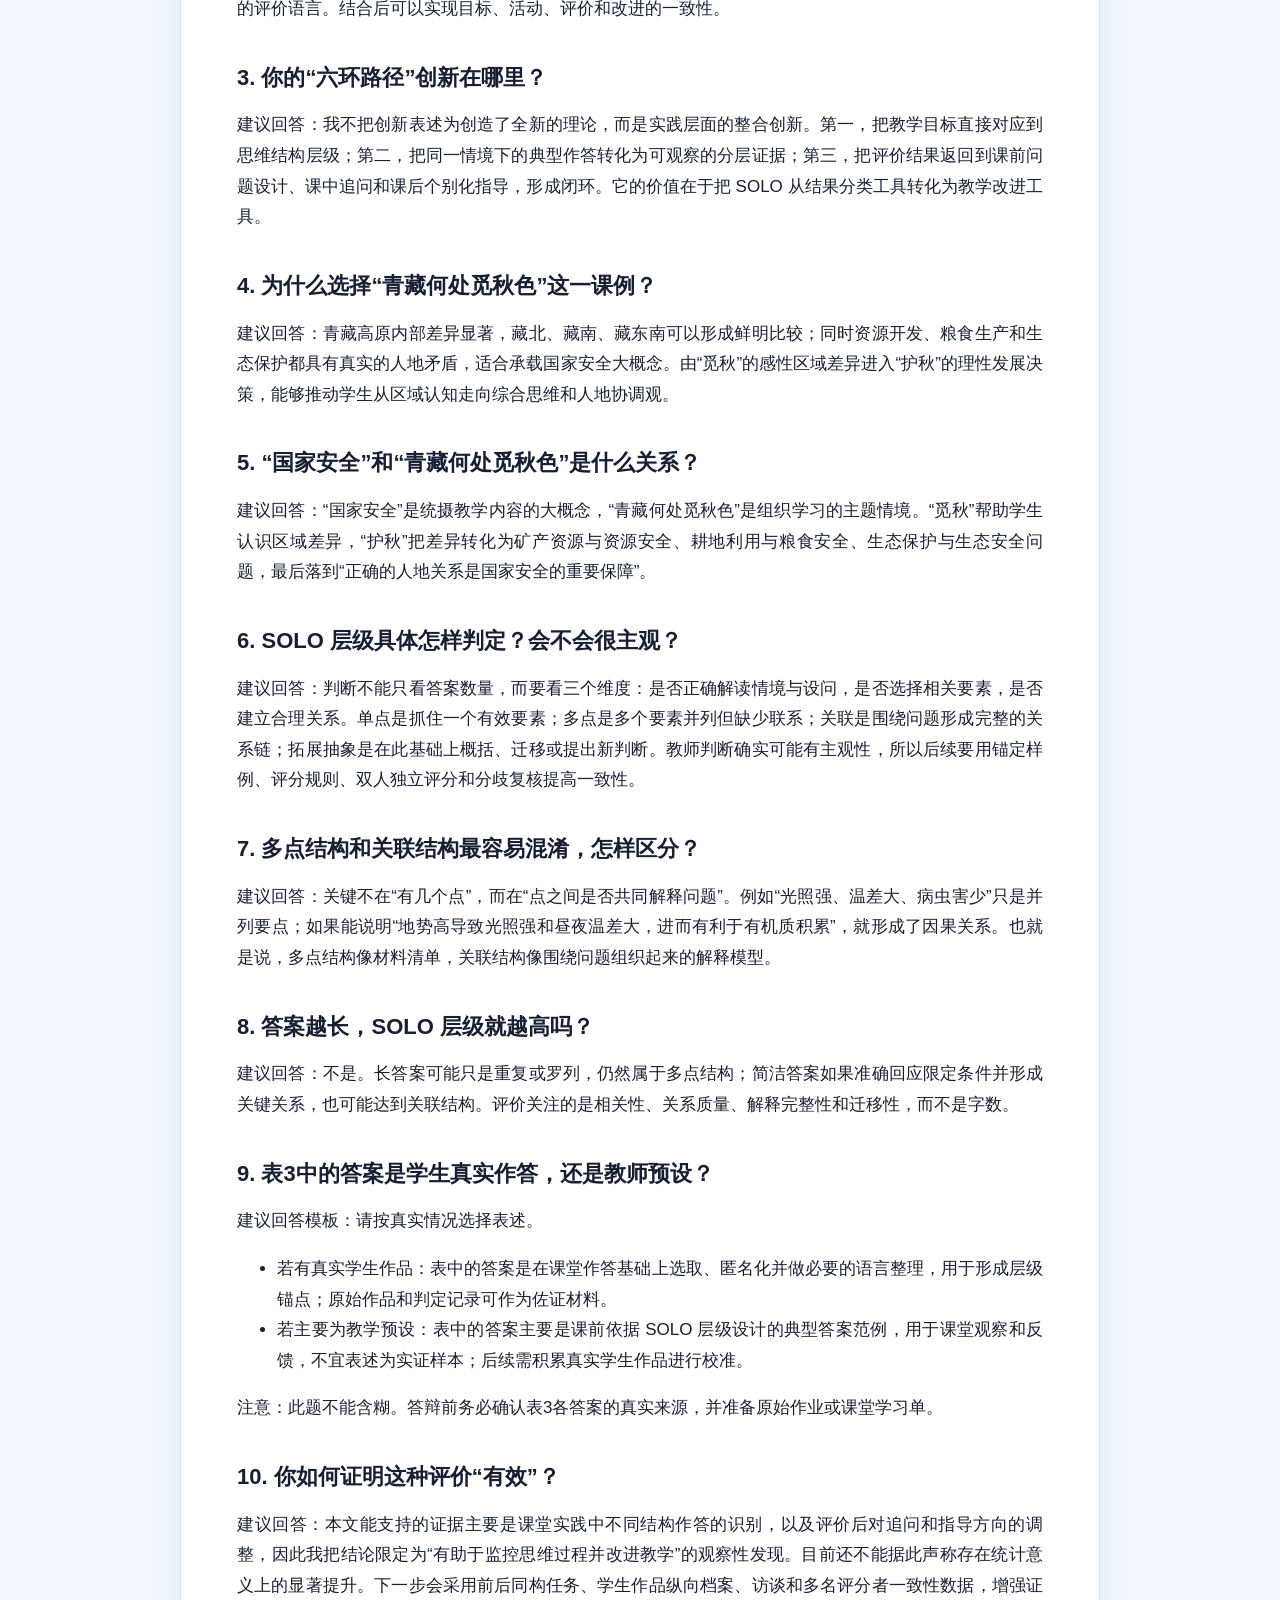
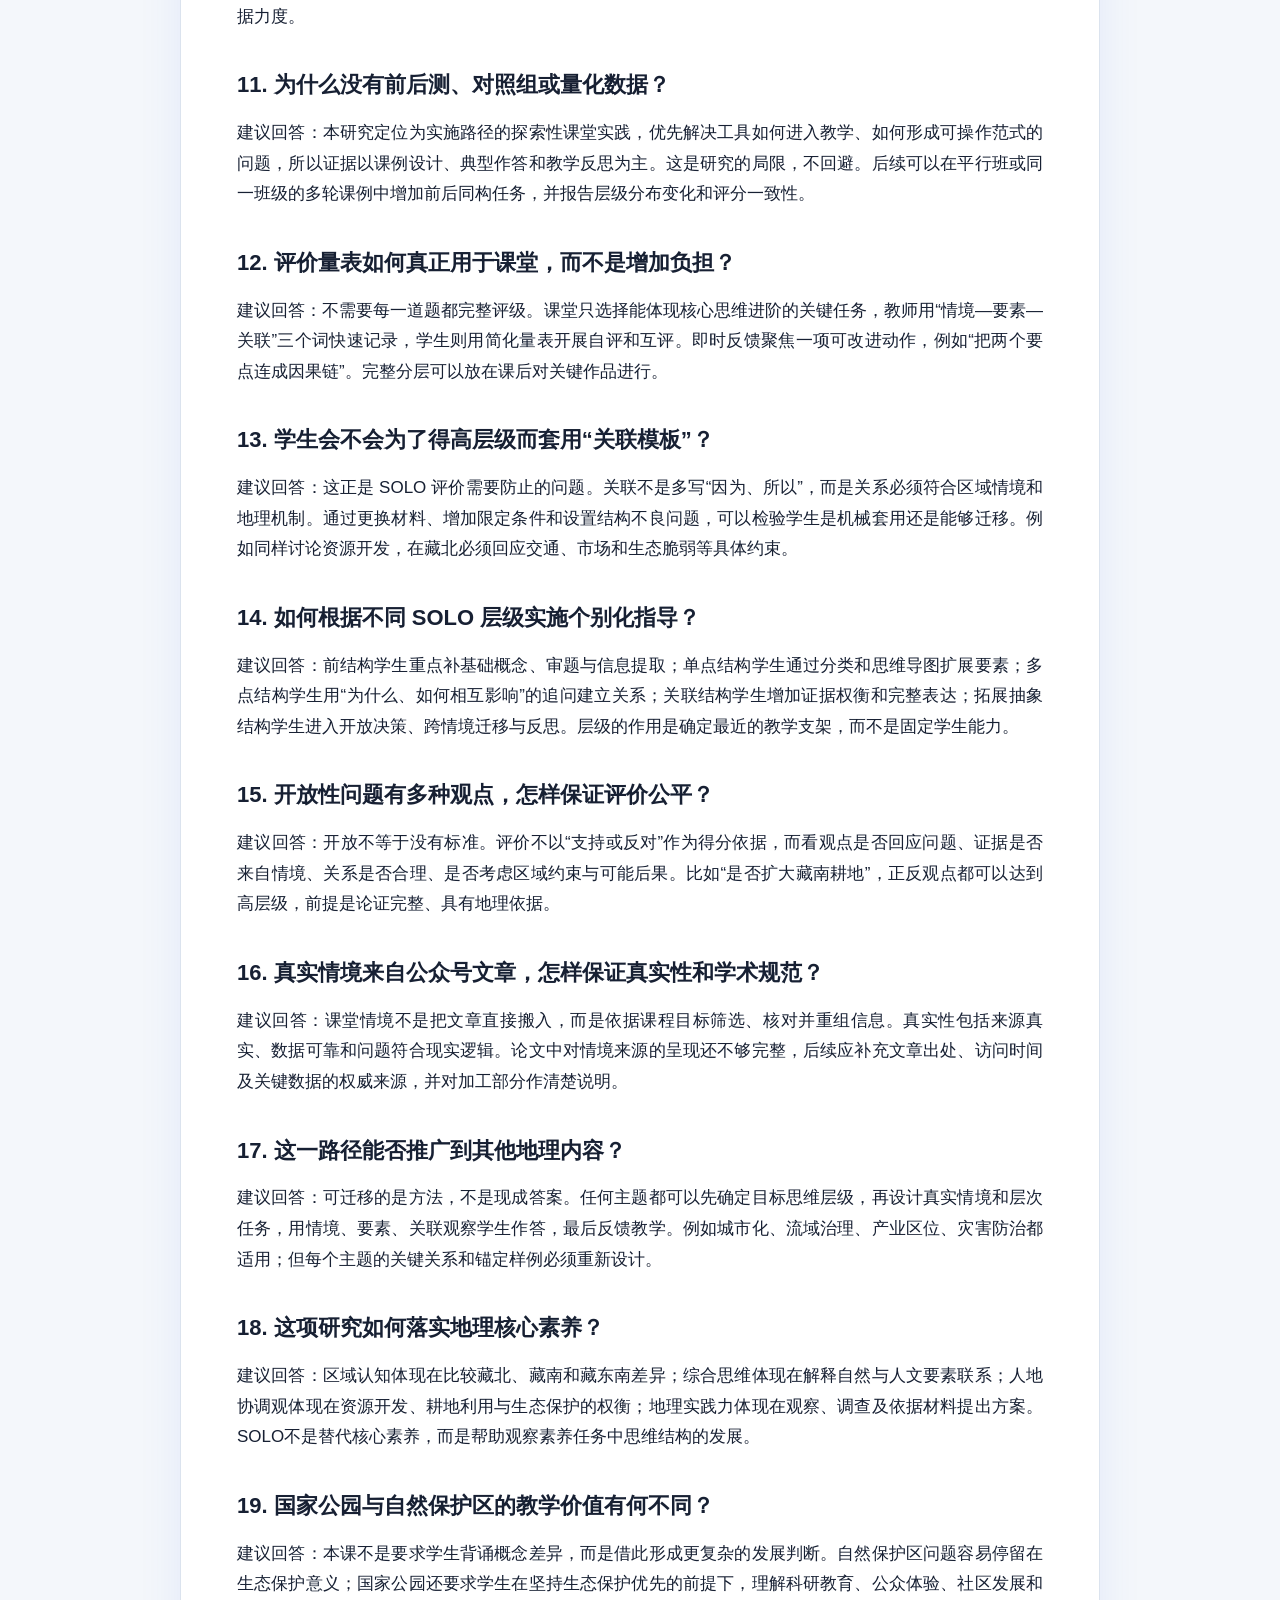
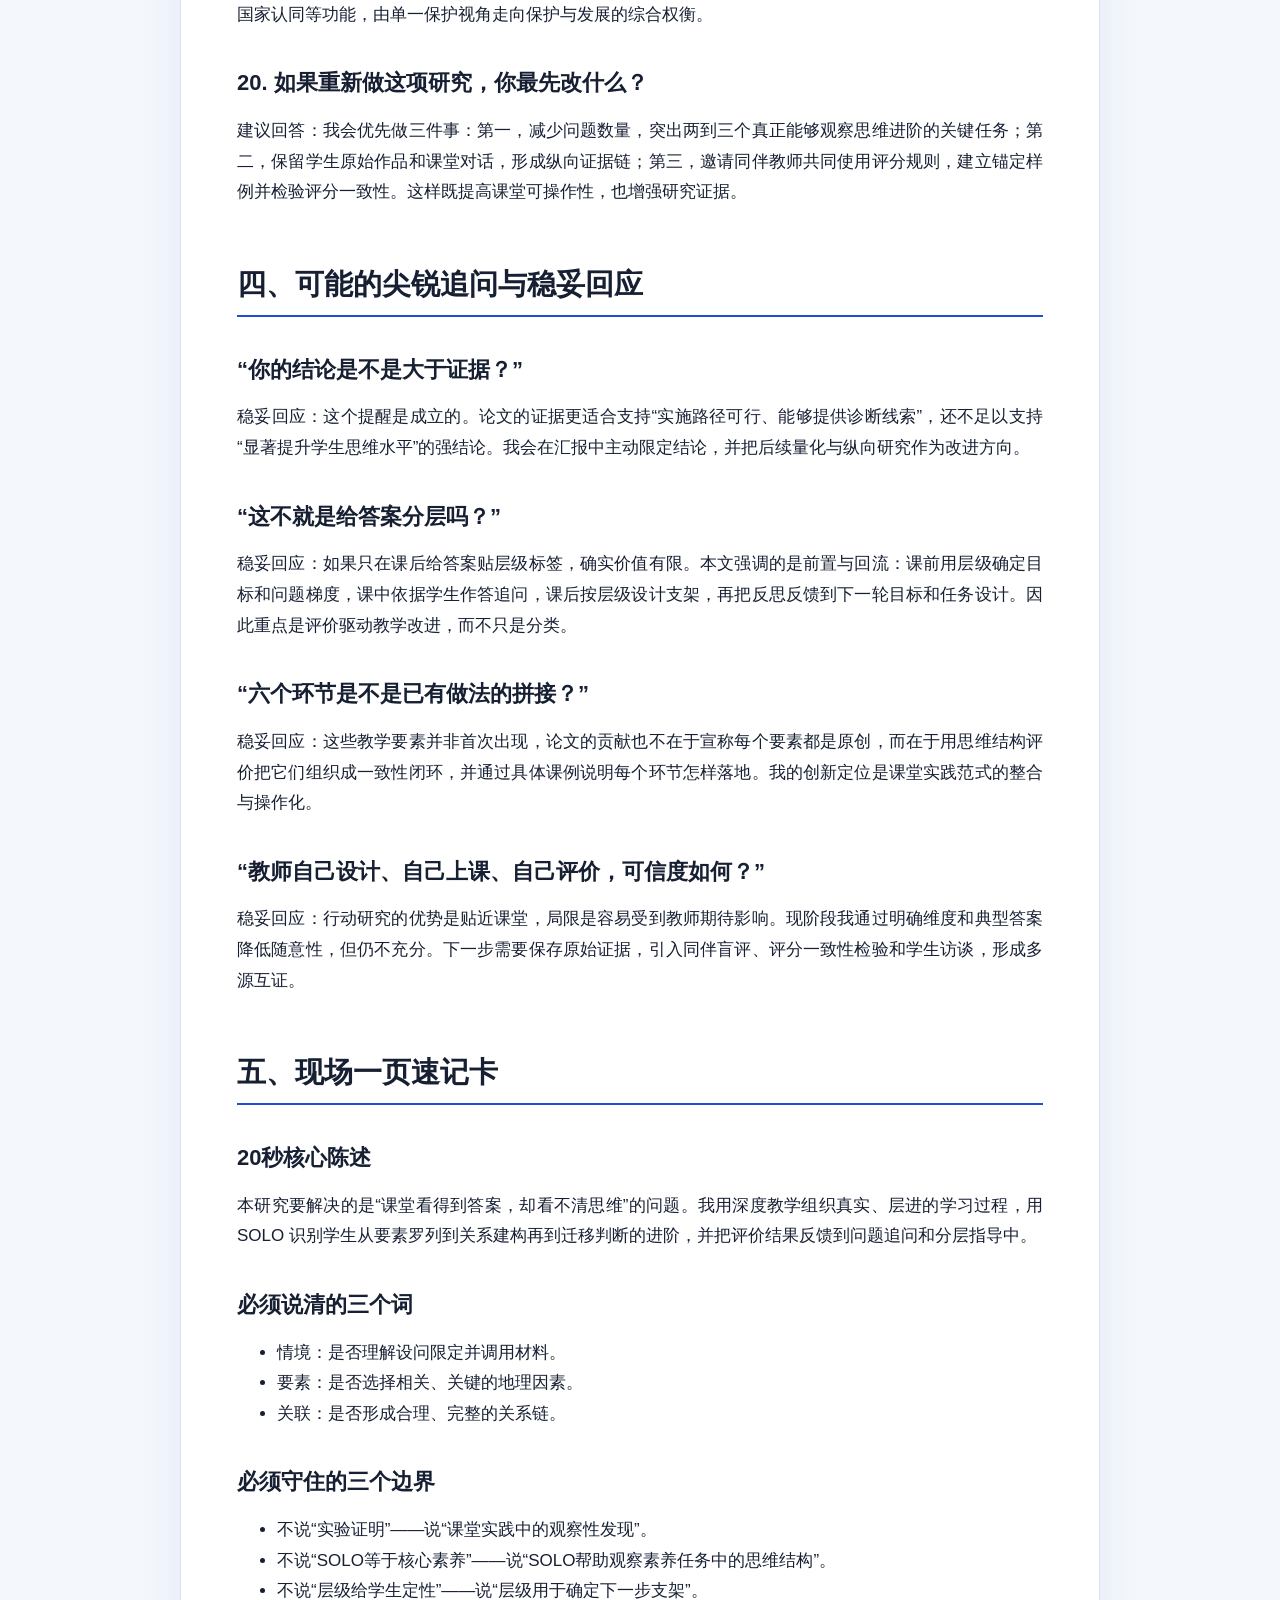
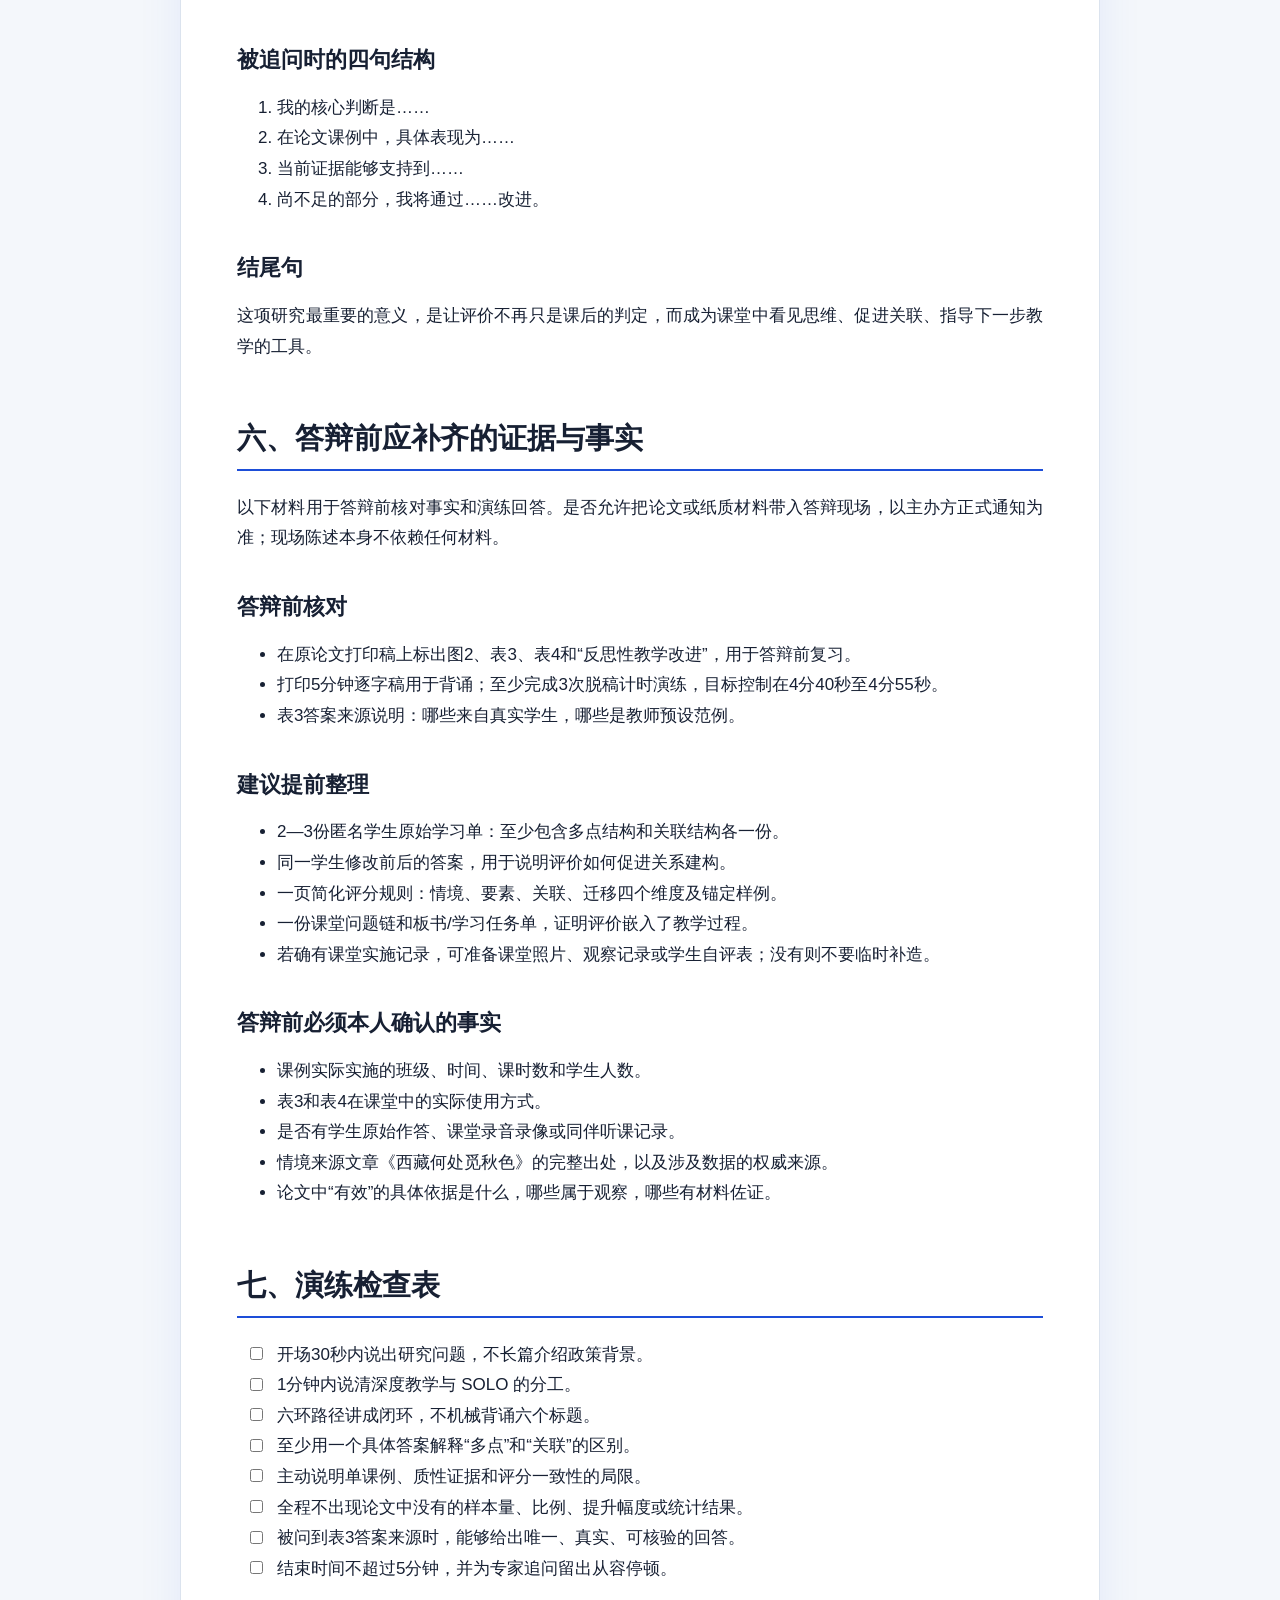
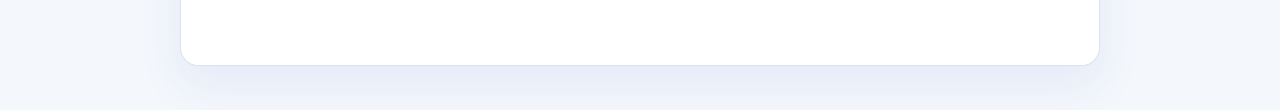
<file: oral-defense.html>
<!DOCTYPE html>
<html xmlns="http://www.w3.org/1999/xhtml" lang="zh-CN" xml:lang="zh-CN">
<head>
  <meta charset="utf-8" />
  <meta name="generator" content="pandoc" />
  <meta name="viewport" content="width=device-width, initial-scale=1.0, user-scalable=yes" />
  <meta name="author" content="李琳｜杭州市源清中学" />
  <title>高中地理高级职称论文答辩口述备答手册</title>
  <style>
    /* Default styles provided by pandoc.
    ** See https://pandoc.org/MANUAL.html#variables-for-html for config info.
    */
    span.smallcaps{font-variant: small-caps;}
    div.columns{display: flex; gap: min(4vw, 1.5em);}
    div.column{flex: auto; overflow-x: auto;}
    div.hanging-indent{margin-left: 1.5em; text-indent: -1.5em;}
    /* The extra [class] is a hack that increases specificity enough to
       override a similar rule in reveal.js */
    ul.task-list[class]{list-style: none;}
    ul.task-list li input[type="checkbox"] {
      font-size: inherit;
      width: 0.8em;
      margin: 0 0.8em 0.2em -1.6em;
      vertical-align: middle;
    }
    .display.math{display: block; text-align: center; margin: 0.5rem auto;}
  </style>
  <link rel="stylesheet" href="oral-defense.css" />
</head>
<body>
<header id="title-block-header">
<h1 class="title">高中地理高级职称论文答辩备答手册</h1>
<p class="subtitle">《深度教学视域下高中地理课堂教学思维结构评价实施路径研究——以“青藏何处觅秋色”为例》</p>
<p class="author">李琳｜杭州市源清中学</p>
<p class="date">5分钟口述稿 · 专家问答 · 现场速记</p>
</header>
<nav id="TOC" role="doc-toc">
<ul>
<li><a href="#使用说明" id="toc-使用说明">使用说明</a></li>
<li><a href="#一5分钟口述时间轴与记忆提纲"
id="toc-一5分钟口述时间轴与记忆提纲">一、5分钟口述时间轴与记忆提纲</a>
<ul>
<li><a href="#口述时间轴" id="toc-口述时间轴">口述时间轴</a></li>
<li><a href="#一条记忆链" id="toc-一条记忆链">一条记忆链</a></li>
<li><a href="#每段的首句" id="toc-每段的首句">每段的首句</a></li>
<li><a href="#忘词时的保底说法"
id="toc-忘词时的保底说法">忘词时的保底说法</a></li>
</ul></li>
<li><a href="#二5分钟口述逐字稿"
id="toc-二5分钟口述逐字稿">二、5分钟口述逐字稿</a></li>
<li><a href="#三专家高频提问与建议回答"
id="toc-三专家高频提问与建议回答">三、专家高频提问与建议回答</a>
<ul>
<li><a href="#1-你的论文究竟要解决什么问题"
id="toc-1-你的论文究竟要解决什么问题">1.
你的论文究竟要解决什么问题？</a></li>
<li><a href="#2-为什么把深度教学和-solo-理论结合"
id="toc-2-为什么把深度教学和-solo-理论结合">2. 为什么把深度教学和 SOLO
理论结合？</a></li>
<li><a href="#3-你的六环路径创新在哪里"
id="toc-3-你的六环路径创新在哪里">3. 你的“六环路径”创新在哪里？</a></li>
<li><a href="#4-为什么选择青藏何处觅秋色这一课例"
id="toc-4-为什么选择青藏何处觅秋色这一课例">4.
为什么选择“青藏何处觅秋色”这一课例？</a></li>
<li><a href="#5-国家安全和青藏何处觅秋色是什么关系"
id="toc-5-国家安全和青藏何处觅秋色是什么关系">5.
“国家安全”和“青藏何处觅秋色”是什么关系？</a></li>
<li><a href="#6-solo-层级具体怎样判定会不会很主观"
id="toc-6-solo-层级具体怎样判定会不会很主观">6. SOLO
层级具体怎样判定？会不会很主观？</a></li>
<li><a href="#7-多点结构和关联结构最容易混淆怎样区分"
id="toc-7-多点结构和关联结构最容易混淆怎样区分">7.
多点结构和关联结构最容易混淆，怎样区分？</a></li>
<li><a href="#8-答案越长solo-层级就越高吗"
id="toc-8-答案越长solo-层级就越高吗">8. 答案越长，SOLO
层级就越高吗？</a></li>
<li><a href="#9-表3中的答案是学生真实作答还是教师预设"
id="toc-9-表3中的答案是学生真实作答还是教师预设">9.
表3中的答案是学生真实作答，还是教师预设？</a></li>
<li><a href="#10-你如何证明这种评价有效"
id="toc-10-你如何证明这种评价有效">10.
你如何证明这种评价“有效”？</a></li>
<li><a href="#11-为什么没有前后测对照组或量化数据"
id="toc-11-为什么没有前后测对照组或量化数据">11.
为什么没有前后测、对照组或量化数据？</a></li>
<li><a href="#12-评价量表如何真正用于课堂而不是增加负担"
id="toc-12-评价量表如何真正用于课堂而不是增加负担">12.
评价量表如何真正用于课堂，而不是增加负担？</a></li>
<li><a href="#13-学生会不会为了得高层级而套用关联模板"
id="toc-13-学生会不会为了得高层级而套用关联模板">13.
学生会不会为了得高层级而套用“关联模板”？</a></li>
<li><a href="#14-如何根据不同-solo-层级实施个别化指导"
id="toc-14-如何根据不同-solo-层级实施个别化指导">14. 如何根据不同 SOLO
层级实施个别化指导？</a></li>
<li><a href="#15-开放性问题有多种观点怎样保证评价公平"
id="toc-15-开放性问题有多种观点怎样保证评价公平">15.
开放性问题有多种观点，怎样保证评价公平？</a></li>
<li><a href="#16-真实情境来自公众号文章怎样保证真实性和学术规范"
id="toc-16-真实情境来自公众号文章怎样保证真实性和学术规范">16.
真实情境来自公众号文章，怎样保证真实性和学术规范？</a></li>
<li><a href="#17-这一路径能否推广到其他地理内容"
id="toc-17-这一路径能否推广到其他地理内容">17.
这一路径能否推广到其他地理内容？</a></li>
<li><a href="#18-这项研究如何落实地理核心素养"
id="toc-18-这项研究如何落实地理核心素养">18.
这项研究如何落实地理核心素养？</a></li>
<li><a href="#19-国家公园与自然保护区的教学价值有何不同"
id="toc-19-国家公园与自然保护区的教学价值有何不同">19.
国家公园与自然保护区的教学价值有何不同？</a></li>
<li><a href="#20-如果重新做这项研究你最先改什么"
id="toc-20-如果重新做这项研究你最先改什么">20.
如果重新做这项研究，你最先改什么？</a></li>
</ul></li>
<li><a href="#四可能的尖锐追问与稳妥回应"
id="toc-四可能的尖锐追问与稳妥回应">四、可能的尖锐追问与稳妥回应</a>
<ul>
<li><a href="#你的结论是不是大于证据"
id="toc-你的结论是不是大于证据">“你的结论是不是大于证据？”</a></li>
<li><a href="#这不就是给答案分层吗"
id="toc-这不就是给答案分层吗">“这不就是给答案分层吗？”</a></li>
<li><a href="#六个环节是不是已有做法的拼接"
id="toc-六个环节是不是已有做法的拼接">“六个环节是不是已有做法的拼接？”</a></li>
<li><a href="#教师自己设计自己上课自己评价可信度如何"
id="toc-教师自己设计自己上课自己评价可信度如何">“教师自己设计、自己上课、自己评价，可信度如何？”</a></li>
</ul></li>
<li><a href="#五现场一页速记卡"
id="toc-五现场一页速记卡">五、现场一页速记卡</a>
<ul>
<li><a href="#20秒核心陈述" id="toc-20秒核心陈述">20秒核心陈述</a></li>
<li><a href="#必须说清的三个词"
id="toc-必须说清的三个词">必须说清的三个词</a></li>
<li><a href="#必须守住的三个边界"
id="toc-必须守住的三个边界">必须守住的三个边界</a></li>
<li><a href="#被追问时的四句结构"
id="toc-被追问时的四句结构">被追问时的四句结构</a></li>
<li><a href="#结尾句" id="toc-结尾句">结尾句</a></li>
</ul></li>
<li><a href="#六答辩前应补齐的证据与事实"
id="toc-六答辩前应补齐的证据与事实">六、答辩前应补齐的证据与事实</a>
<ul>
<li><a href="#答辩前核对" id="toc-答辩前核对">答辩前核对</a></li>
<li><a href="#建议提前整理" id="toc-建议提前整理">建议提前整理</a></li>
<li><a href="#答辩前必须本人确认的事实"
id="toc-答辩前必须本人确认的事实">答辩前必须本人确认的事实</a></li>
</ul></li>
<li><a href="#七演练检查表"
id="toc-七演练检查表">七、演练检查表</a></li>
</ul>
</nav>
<main>
<h1 id="使用说明">使用说明</h1>
<p>这套材料按“只能口述、不得使用PPT等电子材料”的5分钟论文答辩要求设计。现场不依赖任何屏幕、投影或电子提词；本稿仅供答辩前打印、背诵和计时演练。</p>
<p>现场表达遵循三个原则：</p>
<ul>
<li>先说结论，再给课堂例证，最后说明边界。</li>
<li>把“思维层次”讲成学生答案中可观察的结构，不停留在理论名词。</li>
<li>不补写论文中没有的数据。效果统一表述为“课堂实践中的观察性发现”，不说“经实验证明”或“显著提高”。</li>
<li>不逐条背诵论文结构，用“一个问题、两个理论、六环路径、一个例证、三点价值、两点局限”形成口述记忆链。</li>
</ul>
<h1 id="一5分钟口述时间轴与记忆提纲">一、5分钟口述时间轴与记忆提纲</h1>
<h2 id="口述时间轴">口述时间轴</h2>
<table>
<thead>
<tr>
<th style="text-align: right;">时间</th>
<th>要完成的表达</th>
<th>记忆锚点</th>
</tr>
</thead>
<tbody>
<tr>
<td style="text-align: right;">0:00—0:30</td>
<td>报题目，提出“看得见答案、看不清思维”的研究问题</td>
<td>一个问题</td>
</tr>
<tr>
<td style="text-align: right;">0:30—1:05</td>
<td>说明深度教学与 SOLO 的分工及结合价值</td>
<td>两个理论</td>
</tr>
<tr>
<td style="text-align: right;">1:05—1:55</td>
<td>概括目标、情境、问题链、过程评价、开放环境、反思改进</td>
<td>六环路径</td>
</tr>
<tr>
<td style="text-align: right;">1:55—2:35</td>
<td>交代“国家安全”大概念与“觅秋—护秋”课例结构</td>
<td>一个课例</td>
</tr>
<tr>
<td style="text-align: right;">2:35—3:55</td>
<td>用拉萨河谷“粮仓”作答说明多点与关联的差异</td>
<td>一个证据</td>
</tr>
<tr>
<td style="text-align: right;">3:55—4:25</td>
<td>概括“让思维可见、让评价嵌入、让改进有方向”</td>
<td>三点价值</td>
</tr>
<tr>
<td style="text-align: right;">4:25—5:00</td>
<td>主动说明单课例、质性证据等边界及后续改进</td>
<td>两点局限</td>
</tr>
</tbody>
</table>
<h2 id="一条记忆链">一条记忆链</h2>
<blockquote>
<p>一个问题 → 两个理论 → 六环路径 → 一个课例 → 一个证据 → 三点价值 →
两点局限</p>
</blockquote>
<h2 id="每段的首句">每段的首句</h2>
<ol type="1">
<li><strong>问题</strong>：这项研究聚焦一个课堂中的真实问题——我们常常看得见学生答对了几个要点，却看不清他是怎样思考的。</li>
<li><strong>理论</strong>：为解决这个问题，我引入了深度教学和 SOLO
分类理论两个支点。</li>
<li><strong>路径</strong>：在此基础上，我构建了六个相互衔接的实施环节。</li>
<li><strong>课例</strong>：具体实践围绕“国家安全”大概念，以“青藏何处觅秋色”为主题展开。</li>
<li><strong>证据</strong>：我重点用拉萨河谷“粮仓”问题说明评价是如何发生的。</li>
<li><strong>价值</strong>：这项实践的价值主要体现在让思维可见、让评价嵌入、让改进有方向。</li>
<li><strong>边界</strong>：我也清楚研究目前以单一课例和典型作答为主，结论需要严格限定。</li>
</ol>
<h2 id="忘词时的保底说法">忘词时的保底说法</h2>
<p>如果中途忘词，不回头补句，直接进入下一个记忆锚点。例如：“下面我重点说明这一路径在课例中是怎样落地的。”只要完成“问题—路径—证据—价值—局限”五个核心节点，论证仍然完整。</p>
<h1 id="二5分钟口述逐字稿">二、5分钟口述逐字稿</h1>
<p>各位专家好，我汇报的论文是《深度教学视域下高中地理课堂教学思维结构评价实施路径研究——以“青藏何处觅秋色”为例》。这项研究聚焦一个课堂中的真实问题：我们常常知道学生答对了几个要点，却不一定看得见他怎样调用情境、组织要素、建立联系，也就难以判断思维到了哪一层、下一步应该怎样教。</p>
<p>为解决这个问题，我引入了两个理论支点。深度教学强调真实情境、层进探究、高阶思维和迁移反思，为学生的思维发展提供过程；SOLO分类理论把学习结果分为前结构、单点、多点、关联和拓展抽象五个层次，为观察思维深度提供标尺。二者结合的意义，是把较抽象的“深度”转化为学生答案中可以识别、评价和反馈的思维结构。</p>
<p>在此基础上，我构建了六个相互衔接的实施环节：第一，以核心素养为导向确定目标及期待达到的思维层级；第二，选择能够承载人地关系的真实情境；第三，用层次性问题链推动学生从识别要素走向建立关系和迁移判断；第四，把评价嵌入学习过程；第五，营造允许表达、互评和追问的开放环境；第六，根据评价结果反思并改进教学。它不是六个并列步骤，而是“设计—活动—评价—改进”的闭环。</p>
<p>课例围绕“国家安全”大概念，以“青藏何处觅秋色”为主题，设计“觅秋”和“护秋”两组任务。“觅秋”比较藏北、藏南和藏东南的区域特征；“护秋”进一步讨论藏北矿产开发与资源安全、藏南耕地利用与粮食安全、藏东南生态保护与生态安全，使学生从区域认知走向综合分析和人地协调判断。</p>
<p>我重点说明评价如何发生。以“为什么拉萨河谷能够成为西藏粮仓”为例，有的学生回答“光照充足、生长期长、昼夜温差大、病虫害少”。答案有多个要点，但彼此分离，也没有充分回应“河谷”这一限定，属于多点结构。层级更高的回答会把地势、光照、热量、夜雨、无霜期与作物生长、有机质积累建立因果联系，形成完整解释，属于关联结构。因此，SOLO评价不是简单数要点，更不是答案越长越好，而是看学生能否利用情境、选择有效要素并建立合理关系。对于“是否适当扩大耕地面积保障粮食安全”等开放问题，还要求学生基于区域约束提出观点并迁移论证，目标指向拓展抽象结构。</p>
<p>这项实践的价值主要有三点：让思维过程可见，让评价真正嵌入目标和任务，让教学改进有更明确的方向。例如，对多点结构学生，不再只要求“多答一点”，而是通过追问促进要素关联；对关联和拓展抽象水平学生，则增加开放、思辨和迁移任务。</p>
<p>我也清楚研究的边界。论文目前以单一课例和典型作答为主，结论属于课堂实践中的观察性发现，尚缺少多轮课例、前后测和评分一致性数据。下一步，我将增加学生作品档案和前后任务比较，建立锚定样例，开展双人评分与一致性检验，并在其他主题中验证路径的可迁移性。我的汇报完毕，恳请各位专家批评指正。</p>
<h1 id="三专家高频提问与建议回答">三、专家高频提问与建议回答</h1>
<h2 id="1-你的论文究竟要解决什么问题">1.
你的论文究竟要解决什么问题？</h2>
<p>建议回答：核心是解决课堂评价“重结果、轻过程”的问题。传统评价容易停留在答案对错和要点数量，我尝试借助
SOLO
识别学生是否理解情境、能否找到有效要素、是否建立要素关系，并把诊断结果用于问题追问和分层指导。研究重点不是给学生贴标签，而是为下一步教学提供依据。</p>
<h2 id="2-为什么把深度教学和-solo-理论结合">2. 为什么把深度教学和 SOLO
理论结合？</h2>
<p>建议回答：两者功能互补。深度教学回答“怎样组织学习过程，使思维走向深入”；SOLO回答“怎样观察学习结果的结构复杂度”。前者提供情境、问题链、探究与迁移的过程，后者提供从单点、多点到关联、拓展抽象的评价语言。结合后可以实现目标、活动、评价和改进的一致性。</p>
<h2 id="3-你的六环路径创新在哪里">3. 你的“六环路径”创新在哪里？</h2>
<p>建议回答：我不把创新表述为创造了全新的理论，而是实践层面的整合创新。第一，把教学目标直接对应到思维结构层级；第二，把同一情境下的典型作答转化为可观察的分层证据；第三，把评价结果返回到课前问题设计、课中追问和课后个别化指导，形成闭环。它的价值在于把
SOLO 从结果分类工具转化为教学改进工具。</p>
<h2 id="4-为什么选择青藏何处觅秋色这一课例">4.
为什么选择“青藏何处觅秋色”这一课例？</h2>
<p>建议回答：青藏高原内部差异显著，藏北、藏南、藏东南可以形成鲜明比较；同时资源开发、粮食生产和生态保护都具有真实的人地矛盾，适合承载国家安全大概念。由“觅秋”的感性区域差异进入“护秋”的理性发展决策，能够推动学生从区域认知走向综合思维和人地协调观。</p>
<h2 id="5-国家安全和青藏何处觅秋色是什么关系">5.
“国家安全”和“青藏何处觅秋色”是什么关系？</h2>
<p>建议回答：“国家安全”是统摄教学内容的大概念，“青藏何处觅秋色”是组织学习的主题情境。“觅秋”帮助学生认识区域差异，“护秋”把差异转化为矿产资源与资源安全、耕地利用与粮食安全、生态保护与生态安全问题，最后落到“正确的人地关系是国家安全的重要保障”。</p>
<h2 id="6-solo-层级具体怎样判定会不会很主观">6. SOLO
层级具体怎样判定？会不会很主观？</h2>
<p>建议回答：判断不能只看答案数量，而要看三个维度：是否正确解读情境与设问，是否选择相关要素，是否建立合理关系。单点是抓住一个有效要素；多点是多个要素并列但缺少联系；关联是围绕问题形成完整的关系链；拓展抽象是在此基础上概括、迁移或提出新判断。教师判断确实可能有主观性，所以后续要用锚定样例、评分规则、双人独立评分和分歧复核提高一致性。</p>
<h2 id="7-多点结构和关联结构最容易混淆怎样区分">7.
多点结构和关联结构最容易混淆，怎样区分？</h2>
<p>建议回答：关键不在“有几个点”，而在“点之间是否共同解释问题”。例如“光照强、温差大、病虫害少”只是并列要点；如果能说明“地势高导致光照强和昼夜温差大，进而有利于有机质积累”，就形成了因果关系。也就是说，多点结构像材料清单，关联结构像围绕问题组织起来的解释模型。</p>
<h2 id="8-答案越长solo-层级就越高吗">8. 答案越长，SOLO
层级就越高吗？</h2>
<p>建议回答：不是。长答案可能只是重复或罗列，仍然属于多点结构；简洁答案如果准确回应限定条件并形成关键关系，也可能达到关联结构。评价关注的是相关性、关系质量、解释完整性和迁移性，而不是字数。</p>
<h2 id="9-表3中的答案是学生真实作答还是教师预设">9.
表3中的答案是学生真实作答，还是教师预设？</h2>
<p>建议回答模板：请按真实情况选择表述。</p>
<ul>
<li>若有真实学生作品：表中的答案是在课堂作答基础上选取、匿名化并做必要的语言整理，用于形成层级锚点；原始作品和判定记录可作为佐证材料。</li>
<li>若主要为教学预设：表中的答案主要是课前依据 SOLO
层级设计的典型答案范例，用于课堂观察和反馈，不宜表述为实证样本；后续需积累真实学生作品进行校准。</li>
</ul>
<p>注意：此题不能含糊。答辩前务必确认表3各答案的真实来源，并准备原始作业或课堂学习单。</p>
<h2 id="10-你如何证明这种评价有效">10. 你如何证明这种评价“有效”？</h2>
<p>建议回答：本文能支持的证据主要是课堂实践中不同结构作答的识别，以及评价后对追问和指导方向的调整，因此我把结论限定为“有助于监控思维过程并改进教学”的观察性发现。目前还不能据此声称存在统计意义上的显著提升。下一步会采用前后同构任务、学生作品纵向档案、访谈和多名评分者一致性数据，增强证据力度。</p>
<h2 id="11-为什么没有前后测对照组或量化数据">11.
为什么没有前后测、对照组或量化数据？</h2>
<p>建议回答：本研究定位为实施路径的探索性课堂实践，优先解决工具如何进入教学、如何形成可操作范式的问题，所以证据以课例设计、典型作答和教学反思为主。这是研究的局限，不回避。后续可以在平行班或同一班级的多轮课例中增加前后同构任务，并报告层级分布变化和评分一致性。</p>
<h2 id="12-评价量表如何真正用于课堂而不是增加负担">12.
评价量表如何真正用于课堂，而不是增加负担？</h2>
<p>建议回答：不需要每一道题都完整评级。课堂只选择能体现核心思维进阶的关键任务，教师用“情境—要素—关联”三个词快速记录，学生则用简化量表开展自评和互评。即时反馈聚焦一项可改进动作，例如“把两个要点连成因果链”。完整分层可以放在课后对关键作品进行。</p>
<h2 id="13-学生会不会为了得高层级而套用关联模板">13.
学生会不会为了得高层级而套用“关联模板”？</h2>
<p>建议回答：这正是 SOLO
评价需要防止的问题。关联不是多写“因为、所以”，而是关系必须符合区域情境和地理机制。通过更换材料、增加限定条件和设置结构不良问题，可以检验学生是机械套用还是能够迁移。例如同样讨论资源开发，在藏北必须回应交通、市场和生态脆弱等具体约束。</p>
<h2 id="14-如何根据不同-solo-层级实施个别化指导">14. 如何根据不同 SOLO
层级实施个别化指导？</h2>
<p>建议回答：前结构学生重点补基础概念、审题与信息提取；单点结构学生通过分类和思维导图扩展要素；多点结构学生用“为什么、如何相互影响”的追问建立关系；关联结构学生增加证据权衡和完整表达；拓展抽象结构学生进入开放决策、跨情境迁移与反思。层级的作用是确定最近的教学支架，而不是固定学生能力。</p>
<h2 id="15-开放性问题有多种观点怎样保证评价公平">15.
开放性问题有多种观点，怎样保证评价公平？</h2>
<p>建议回答：开放不等于没有标准。评价不以“支持或反对”作为得分依据，而看观点是否回应问题、证据是否来自情境、关系是否合理、是否考虑区域约束与可能后果。比如“是否扩大藏南耕地”，正反观点都可以达到高层级，前提是论证完整、具有地理依据。</p>
<h2 id="16-真实情境来自公众号文章怎样保证真实性和学术规范">16.
真实情境来自公众号文章，怎样保证真实性和学术规范？</h2>
<p>建议回答：课堂情境不是把文章直接搬入，而是依据课程目标筛选、核对并重组信息。真实性包括来源真实、数据可靠和问题符合现实逻辑。论文中对情境来源的呈现还不够完整，后续应补充文章出处、访问时间及关键数据的权威来源，并对加工部分作清楚说明。</p>
<h2 id="17-这一路径能否推广到其他地理内容">17.
这一路径能否推广到其他地理内容？</h2>
<p>建议回答：可迁移的是方法，不是现成答案。任何主题都可以先确定目标思维层级，再设计真实情境和层次任务，用情境、要素、关联观察学生作答，最后反馈教学。例如城市化、流域治理、产业区位、灾害防治都适用；但每个主题的关键关系和锚定样例必须重新设计。</p>
<h2 id="18-这项研究如何落实地理核心素养">18.
这项研究如何落实地理核心素养？</h2>
<p>建议回答：区域认知体现在比较藏北、藏南和藏东南差异；综合思维体现在解释自然与人文要素联系；人地协调观体现在资源开发、耕地利用与生态保护的权衡；地理实践力体现在观察、调查及依据材料提出方案。SOLO不是替代核心素养，而是帮助观察素养任务中思维结构的发展。</p>
<h2 id="19-国家公园与自然保护区的教学价值有何不同">19.
国家公园与自然保护区的教学价值有何不同？</h2>
<p>建议回答：本课不是要求学生背诵概念差异，而是借此形成更复杂的发展判断。自然保护区问题容易停留在生态保护意义；国家公园还要求学生在坚持生态保护优先的前提下，理解科研教育、公众体验、社区发展和国家认同等功能，由单一保护视角走向保护与发展的综合权衡。</p>
<h2 id="20-如果重新做这项研究你最先改什么">20.
如果重新做这项研究，你最先改什么？</h2>
<p>建议回答：我会优先做三件事：第一，减少问题数量，突出两到三个真正能够观察思维进阶的关键任务；第二，保留学生原始作品和课堂对话，形成纵向证据链；第三，邀请同伴教师共同使用评分规则，建立锚定样例并检验评分一致性。这样既提高课堂可操作性，也增强研究证据。</p>
<h1 id="四可能的尖锐追问与稳妥回应">四、可能的尖锐追问与稳妥回应</h1>
<h2 id="你的结论是不是大于证据">“你的结论是不是大于证据？”</h2>
<p>稳妥回应：这个提醒是成立的。论文的证据更适合支持“实施路径可行、能够提供诊断线索”，还不足以支持“显著提升学生思维水平”的强结论。我会在汇报中主动限定结论，并把后续量化与纵向研究作为改进方向。</p>
<h2 id="这不就是给答案分层吗">“这不就是给答案分层吗？”</h2>
<p>稳妥回应：如果只在课后给答案贴层级标签，确实价值有限。本文强调的是前置与回流：课前用层级确定目标和问题梯度，课中依据学生作答追问，课后按层级设计支架，再把反思反馈到下一轮目标和任务设计。因此重点是评价驱动教学改进，而不只是分类。</p>
<h2
id="六个环节是不是已有做法的拼接">“六个环节是不是已有做法的拼接？”</h2>
<p>稳妥回应：这些教学要素并非首次出现，论文的贡献也不在于宣称每个要素都是原创，而在于用思维结构评价把它们组织成一致性闭环，并通过具体课例说明每个环节怎样落地。我的创新定位是课堂实践范式的整合与操作化。</p>
<h2
id="教师自己设计自己上课自己评价可信度如何">“教师自己设计、自己上课、自己评价，可信度如何？”</h2>
<p>稳妥回应：行动研究的优势是贴近课堂，局限是容易受到教师期待影响。现阶段我通过明确维度和典型答案降低随意性，但仍不充分。下一步需要保存原始证据，引入同伴盲评、评分一致性检验和学生访谈，形成多源互证。</p>
<h1 id="五现场一页速记卡">五、现场一页速记卡</h1>
<h2 id="20秒核心陈述">20秒核心陈述</h2>
<p>本研究要解决的是“课堂看得到答案，却看不清思维”的问题。我用深度教学组织真实、层进的学习过程，用
SOLO
识别学生从要素罗列到关系建构再到迁移判断的进阶，并把评价结果反馈到问题追问和分层指导中。</p>
<h2 id="必须说清的三个词">必须说清的三个词</h2>
<ul>
<li>情境：是否理解设问限定并调用材料。</li>
<li>要素：是否选择相关、关键的地理因素。</li>
<li>关联：是否形成合理、完整的关系链。</li>
</ul>
<h2 id="必须守住的三个边界">必须守住的三个边界</h2>
<ul>
<li>不说“实验证明”——说“课堂实践中的观察性发现”。</li>
<li>不说“SOLO等于核心素养”——说“SOLO帮助观察素养任务中的思维结构”。</li>
<li>不说“层级给学生定性”——说“层级用于确定下一步支架”。</li>
</ul>
<h2 id="被追问时的四句结构">被追问时的四句结构</h2>
<ol type="1">
<li>我的核心判断是……</li>
<li>在论文课例中，具体表现为……</li>
<li>当前证据能够支持到……</li>
<li>尚不足的部分，我将通过……改进。</li>
</ol>
<h2 id="结尾句">结尾句</h2>
<p>这项研究最重要的意义，是让评价不再只是课后的判定，而成为课堂中看见思维、促进关联、指导下一步教学的工具。</p>
<h1 id="六答辩前应补齐的证据与事实">六、答辩前应补齐的证据与事实</h1>
<p>以下材料用于答辩前核对事实和演练回答。是否允许把论文或纸质材料带入答辩现场，以主办方正式通知为准；现场陈述本身不依赖任何材料。</p>
<h2 id="答辩前核对">答辩前核对</h2>
<ul>
<li>在原论文打印稿上标出图2、表3、表4和“反思性教学改进”，用于答辩前复习。</li>
<li>打印5分钟逐字稿用于背诵；至少完成3次脱稿计时演练，目标控制在4分40秒至4分55秒。</li>
<li>表3答案来源说明：哪些来自真实学生，哪些是教师预设范例。</li>
</ul>
<h2 id="建议提前整理">建议提前整理</h2>
<ul>
<li>2—3份匿名学生原始学习单：至少包含多点结构和关联结构各一份。</li>
<li>同一学生修改前后的答案，用于说明评价如何促进关系建构。</li>
<li>一页简化评分规则：情境、要素、关联、迁移四个维度及锚定样例。</li>
<li>一份课堂问题链和板书/学习任务单，证明评价嵌入了教学过程。</li>
<li>若确有课堂实施记录，可准备课堂照片、观察记录或学生自评表；没有则不要临时补造。</li>
</ul>
<h2 id="答辩前必须本人确认的事实">答辩前必须本人确认的事实</h2>
<ul>
<li>课例实际实施的班级、时间、课时数和学生人数。</li>
<li>表3和表4在课堂中的实际使用方式。</li>
<li>是否有学生原始作答、课堂录音录像或同伴听课记录。</li>
<li>情境来源文章《西藏何处觅秋色》的完整出处，以及涉及数据的权威来源。</li>
<li>论文中“有效”的具体依据是什么，哪些属于观察，哪些有材料佐证。</li>
</ul>
<h1 id="七演练检查表">七、演练检查表</h1>
<ul class="task-list">
<li><label><input
type="checkbox" />开场30秒内说出研究问题，不长篇介绍政策背景。</label></li>
<li><label><input type="checkbox" />1分钟内说清深度教学与 SOLO
的分工。</label></li>
<li><label><input
type="checkbox" />六环路径讲成闭环，不机械背诵六个标题。</label></li>
<li><label><input
type="checkbox" />至少用一个具体答案解释“多点”和“关联”的区别。</label></li>
<li><label><input
type="checkbox" />主动说明单课例、质性证据和评分一致性的局限。</label></li>
<li><label><input
type="checkbox" />全程不出现论文中没有的样本量、比例、提升幅度或统计结果。</label></li>
<li><label><input
type="checkbox" />被问到表3答案来源时，能够给出唯一、真实、可核验的回答。</label></li>
<li><label><input
type="checkbox" />结束时间不超过5分钟，并为专家追问留出从容停顿。</label></li>
</ul>
</main>
</body>
</html>
</file>
<file: lesson-template.css>
:root {
  color-scheme: light;
  --ink: #183229;
  --muted: #60736b;
  --accent: #287a5b;
  --accent-dark: #16523d;
  --line: #d8e3dc;
  --paper: #fffefa;
  --canvas: #edf3ef;
  --soft: #eef7f1;
  --warm: #f6f1e5;
}

* { box-sizing: border-box; }

html { scroll-behavior: smooth; }

body {
  margin: 0;
  color: var(--ink);
  background:
    radial-gradient(circle at 10% 5%, rgb(40 122 91 / 9%), transparent 28rem),
    var(--canvas);
  font-family: "Noto Sans SC", "Microsoft YaHei", "PingFang SC", sans-serif;
  font-size: 17px;
  line-height: 1.82;
}

body > header,
body > nav,
body > main {
  width: min(960px, calc(100% - 32px));
  margin-inline: auto;
}

body > header {
  position: relative;
  overflow: hidden;
  padding: 68px 60px 42px;
  margin-top: 32px;
  color: #fff;
  background: linear-gradient(140deg, #143d30, #287a5b 64%, #55906f);
  border-radius: 20px 20px 0 0;
}

body > header::after {
  position: absolute;
  right: -80px;
  bottom: -150px;
  width: 360px;
  height: 360px;
  content: "";
  border: 1px solid rgb(255 255 255 / 22%);
  border-radius: 50%;
  box-shadow: 0 0 0 44px rgb(255 255 255 / 4%), 0 0 0 92px rgb(255 255 255 / 3%);
}

header h1 {
  position: relative;
  z-index: 1;
  max-width: 760px;
  margin: 0 0 12px;
  font-family: "Noto Serif SC", "STSong", serif;
  font-size: clamp(32px, 5.6vw, 48px);
  line-height: 1.25;
  letter-spacing: .02em;
}

header .subtitle {
  position: relative;
  z-index: 1;
  margin: 0 0 20px;
  font-size: 19px;
  opacity: .94;
}

header .author,
header .date {
  position: relative;
  z-index: 1;
  margin: 3px 0;
  font-size: 15px;
  opacity: .82;
}

body > nav {
  padding: 28px 56px;
  background: var(--paper);
  border-inline: 1px solid var(--line);
  border-bottom: 1px solid var(--line);
}

nav::before {
  display: block;
  margin-bottom: 10px;
  color: var(--accent-dark);
  font-weight: 700;
  content: "快速导航";
}

nav > ul {
  columns: 2;
  column-gap: 40px;
  margin: 0;
  padding-left: 22px;
}

nav ul ul { display: none; }

nav li {
  break-inside: avoid;
  margin: 5px 0;
}

a {
  color: var(--accent-dark);
  text-decoration-color: rgb(40 122 91 / 45%);
  text-decoration-thickness: 1px;
  text-underline-offset: 3px;
}

body > main {
  padding: 42px 60px 72px;
  margin-bottom: 48px;
  background: var(--paper);
  border: 1px solid var(--line);
  border-top: 0;
  border-radius: 0 0 20px 20px;
  box-shadow: 0 20px 50px rgb(24 50 41 / 9%);
}

h1, h2, h3 {
  line-height: 1.42;
  text-wrap: balance;
}

main h1 {
  margin: 58px 0 22px;
  padding-bottom: 10px;
  color: var(--accent-dark);
  font-family: "Noto Serif SC", "STSong", serif;
  font-size: 30px;
  border-bottom: 2px solid var(--accent);
}

main h1:first-child { margin-top: 0; }

main h2 {
  margin: 38px 0 14px;
  font-size: 23px;
}

main h3 {
  margin: 28px 0 10px;
  font-size: 19px;
}

p, li { text-align: justify; }

strong { color: var(--accent-dark); }

blockquote {
  margin: 24px 0;
  padding: 17px 22px;
  background: linear-gradient(90deg, var(--soft), #f7fbf8);
  border-left: 5px solid var(--accent);
  border-radius: 0 12px 12px 0;
}

blockquote p {
  margin: 0;
  font-weight: 650;
}

table {
  width: 100%;
  margin: 22px 0 30px;
  border-collapse: collapse;
  font-size: 15px;
}

th, td {
  padding: 11px 13px;
  vertical-align: top;
  border: 1px solid var(--line);
}

th {
  color: var(--accent-dark);
  background: var(--soft);
  text-align: left;
}

tr:nth-child(even) td { background: rgb(238 247 241 / 35%); }

pre {
  overflow-x: auto;
  padding: 22px 24px;
  color: #eaf4ee;
  background: #17382c;
  border-radius: 12px;
  box-shadow: inset 0 0 0 1px rgb(255 255 255 / 7%);
}

code {
  font-family: "SFMono-Regular", Consolas, monospace;
  font-size: .92em;
}

p code, li code {
  padding: 2px 5px;
  color: var(--accent-dark);
  background: var(--soft);
  border-radius: 4px;
}

ul.task-list { padding-left: 0; }

.task-list-item {
  list-style: none;
  padding: 5px 0;
}

.task-list-item input {
  width: 1.05em;
  height: 1.05em;
  margin-right: 9px;
  accent-color: var(--accent);
}

@media (max-width: 700px) {
  body { font-size: 16px; }

  body > header,
  body > nav,
  body > main {
    width: 100%;
    border-radius: 0;
  }

  body > header {
    margin-top: 0;
    padding: 44px 24px 30px;
  }

  body > nav,
  body > main { padding-inline: 24px; }

  nav > ul { columns: 1; }

  table {
    display: block;
    overflow-x: auto;
  }
}

@media print {
  body {
    color: #000;
    background: #fff;
    font-size: 11pt;
  }

  body > header,
  body > nav,
  body > main {
    width: 100%;
    margin: 0;
    border: 0;
    box-shadow: none;
  }

  body > header {
    padding: 18mm 0 10mm;
    color: #000;
    background: #fff;
  }

  body > header::after,
  body > nav { display: none; }

  body > main { padding: 0; }

  main h1 {
    break-after: avoid;
    color: #000;
    border-color: #555;
  }

  h2, h3, blockquote, table, pre { break-inside: avoid; }

  a { color: inherit; }
}
</file>
<file: oral-defense.css>
:root {
  color-scheme: light;
  --ink: #172033;
  --muted: #64748b;
  --accent: #1d4ed8;
  --line: #dbe3ee;
  --paper: #ffffff;
  --canvas: #f4f7fb;
  --soft: #eef4ff;
}

* {
  box-sizing: border-box;
}

html {
  scroll-behavior: smooth;
}

body {
  margin: 0;
  color: var(--ink);
  background: var(--canvas);
  font-family: "Noto Sans SC", "Microsoft YaHei", "PingFang SC", sans-serif;
  font-size: 17px;
  line-height: 1.8;
}

body > header,
body > nav,
body > main {
  width: min(920px, calc(100% - 32px));
  margin-inline: auto;
}

body > header {
  padding: 64px 56px 36px;
  margin-top: 32px;
  background: linear-gradient(135deg, #102a56, #1d4ed8);
  color: #fff;
  border-radius: 18px 18px 0 0;
}

header h1 {
  margin: 0 0 12px;
  font-size: clamp(30px, 5vw, 44px);
  line-height: 1.25;
}

header .subtitle {
  margin: 0 0 18px;
  font-size: 18px;
  opacity: 0.92;
}

header .author,
header .date {
  margin: 3px 0;
  font-size: 15px;
  opacity: 0.82;
}

body > nav {
  padding: 26px 56px;
  background: var(--paper);
  border-inline: 1px solid var(--line);
  border-bottom: 1px solid var(--line);
}

nav > ul {
  columns: 2;
  column-gap: 36px;
  margin: 0;
  padding-left: 22px;
}

nav li {
  break-inside: avoid;
  margin: 5px 0;
}

a {
  color: var(--accent);
  text-decoration-thickness: 1px;
  text-underline-offset: 3px;
}

body > main {
  padding: 38px 56px 64px;
  margin-bottom: 44px;
  background: var(--paper);
  border: 1px solid var(--line);
  border-top: 0;
  border-radius: 0 0 18px 18px;
  box-shadow: 0 18px 46px rgb(29 78 216 / 8%);
}

h1,
h2,
h3 {
  line-height: 1.4;
  text-wrap: balance;
}

main h1 {
  margin: 56px 0 22px;
  padding-bottom: 10px;
  font-size: 29px;
  border-bottom: 2px solid var(--accent);
}

main h1:first-child {
  margin-top: 0;
}

main h2 {
  margin: 38px 0 14px;
  font-size: 22px;
}

main h3 {
  margin: 28px 0 10px;
  font-size: 19px;
}

p,
li {
  text-align: justify;
}

blockquote {
  margin: 22px 0;
  padding: 16px 20px;
  background: var(--soft);
  border-left: 5px solid var(--accent);
  border-radius: 0 10px 10px 0;
}

blockquote p {
  margin: 0;
  font-weight: 650;
}

table {
  width: 100%;
  margin: 22px 0 28px;
  border-collapse: collapse;
  font-size: 15px;
}

th,
td {
  padding: 10px 12px;
  vertical-align: top;
  border: 1px solid var(--line);
}

th {
  color: #17366a;
  background: var(--soft);
  text-align: left;
}

code {
  padding: 2px 5px;
  background: #f1f5f9;
  border-radius: 4px;
}

@media (max-width: 680px) {
  body {
    font-size: 16px;
  }

  body > header,
  body > nav,
  body > main {
    width: 100%;
    border-radius: 0;
  }

  body > header {
    margin-top: 0;
    padding: 42px 22px 28px;
  }

  body > nav,
  body > main {
    padding-inline: 22px;
  }

  nav > ul {
    columns: 1;
  }

  table {
    display: block;
    overflow-x: auto;
  }
}

@media print {
  body {
    background: #fff;
    font-size: 11pt;
  }

  body > header,
  body > nav,
  body > main {
    width: 100%;
    margin: 0;
    border: 0;
    box-shadow: none;
  }

  body > header {
    padding: 24pt 0 18pt;
    color: #000;
    background: #fff;
  }

  body > nav {
    display: none;
  }

  body > main {
    padding: 0;
  }

  h1,
  h2,
  h3 {
    break-after: avoid;
  }

  blockquote,
  table {
    break-inside: avoid;
  }
}
</file>
